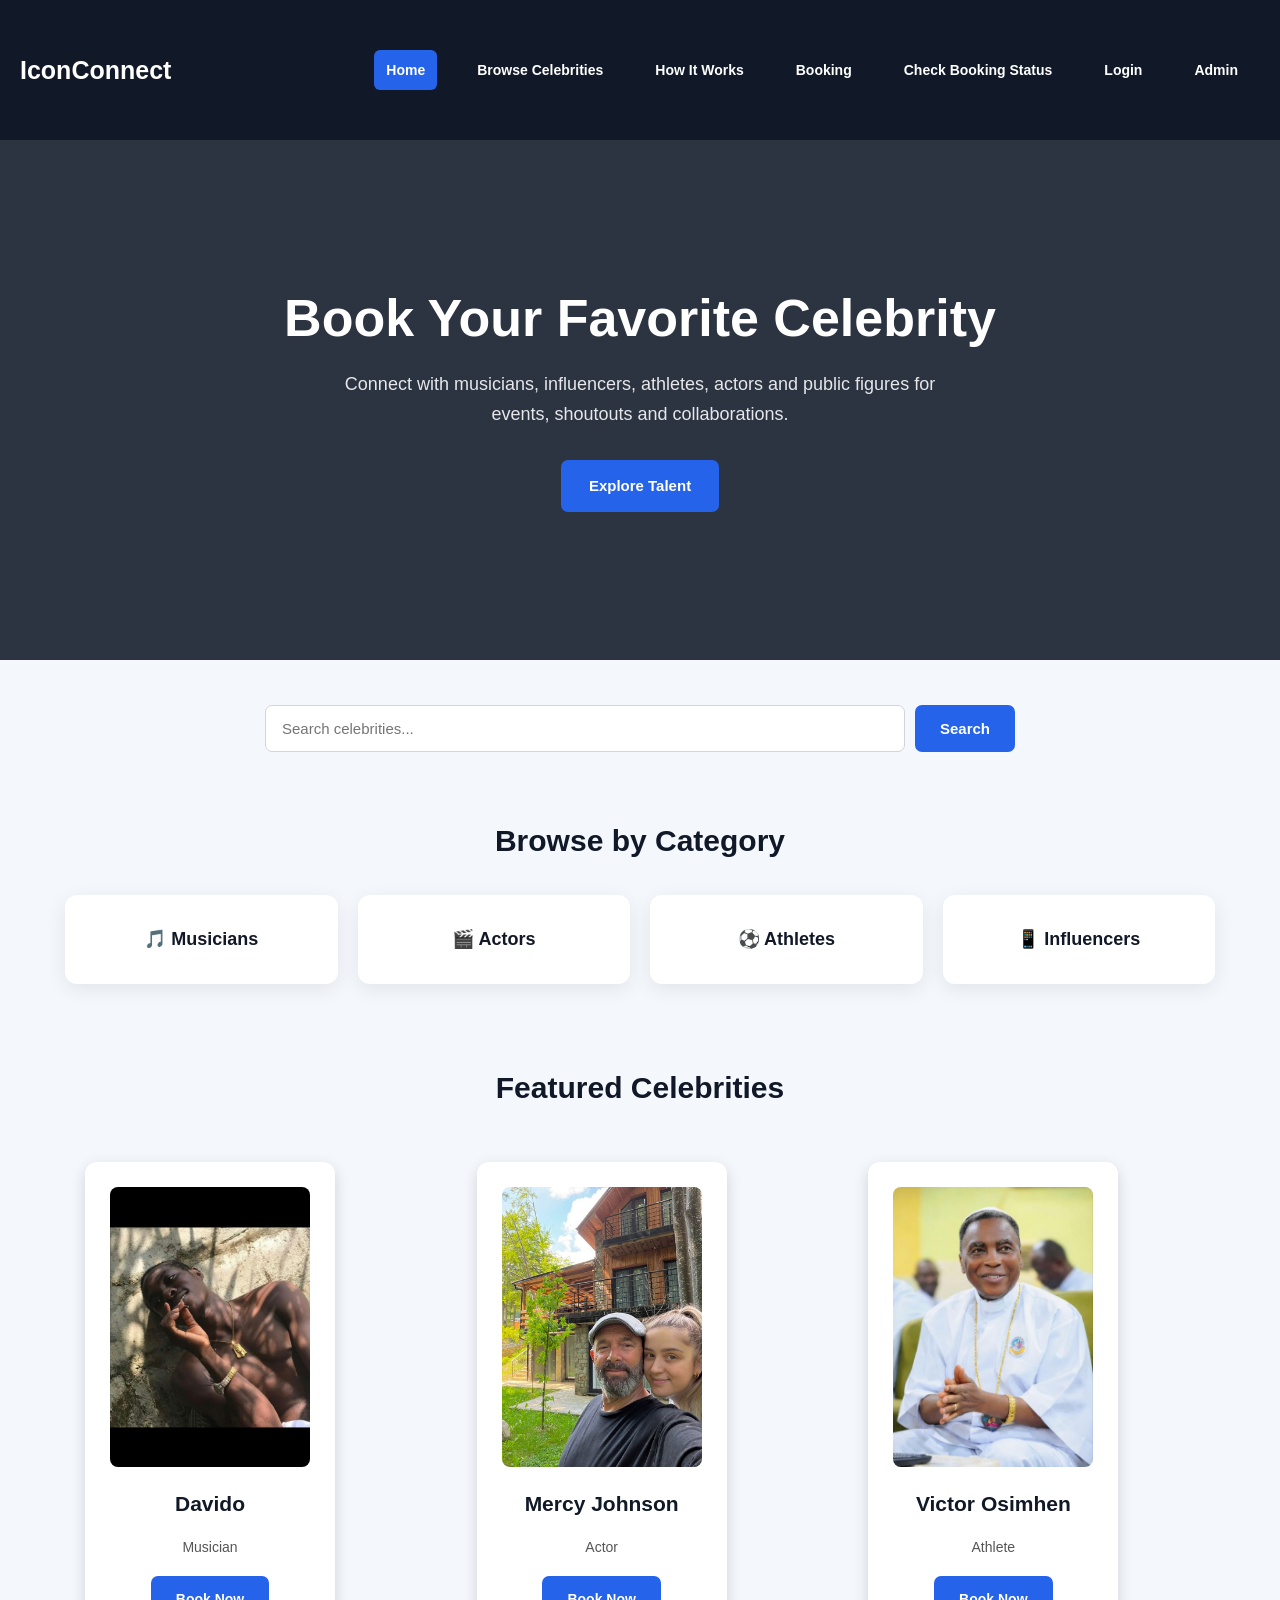
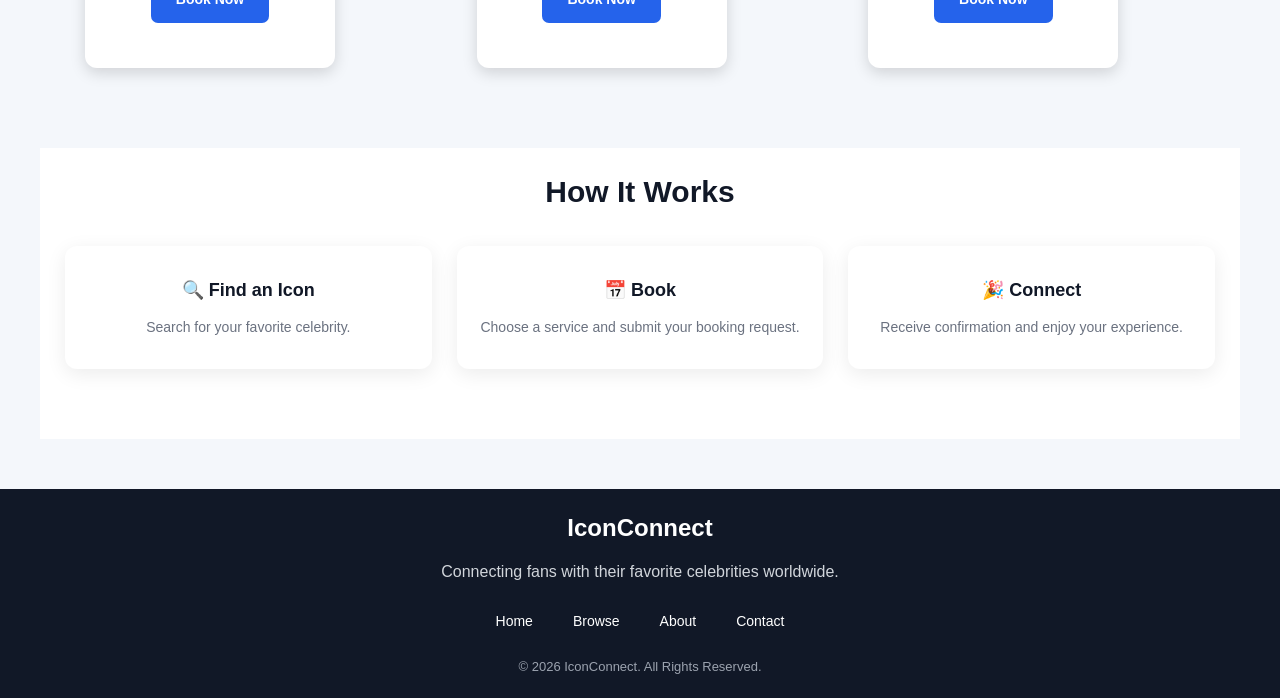
<file: index.html>
<!DOCTYPE html>
<html lang="en">
<head>
    <meta charset="UTF-8">
    <meta name="viewport" content="width=device-width, initial-scale=1.0">
    <title>Book a Celebrity - IconConnect</title>
    <link rel="stylesheet" href="style.css">
</head>

<body>

    <!-- Header -->
    <header>
        <div class="logo">IconConnect</div>

       <nav>
    <a href="index.html" class="active">
        Home
    </a>

    <a href="browse.html">
        Browse Celebrities
    </a>

    <a href="how-it-works.html">
        How It Works
    </a>

    <a href="booking.html">
        Booking
    </a>

    <a href="booking-status.html">
        Check Booking Status
    </a>

    <a href="login.html">
        Login
    </a>

    <a href="admin.html">
        Admin
    </a>
</nav>
    </header>

    <!-- Hero Section -->
    <section class="hero">
        <h1>Book Your Favorite Celebrity</h1>

        <p>
            Connect with musicians, influencers, athletes,
            actors and public figures for events,
            shoutouts and collaborations.
        </p>

        <a href="#" class="btn">Explore Talent</a>
    </section>

    <!-- Search -->
    <section class="search">
        <input type="text" placeholder="Search celebrities...">
        <button>Search</button>
    </section>

    <!-- Categories -->
    <section class="categories">
        <h2>Browse by Category</h2>

        <div class="category-grid">

            <div class="category-card">
                <h3>🎵 Musicians</h3>
            </div>

            <div class="category-card">
                <h3>🎬 Actors</h3>
            </div>

            <div class="category-card">
                <h3>⚽ Athletes</h3>
            </div>

            <div class="category-card">
                <h3>📱 Influencers</h3>
            </div>

        </div>
    </section>

    <!-- Featured Celebrities -->
    <section class="featured">
        <h2>Featured Celebrities</h2>

        <div class="cards">

            <div class="card">
                <img src="images/celev3.jpg" alt="Davido">
                <h3>Davido</h3>
                <p>Musician</p>
                <a href="booking.html" class="btn">Book Now</a>
            </div>

            <div class="card">
                <img src="images/celeb.2.jpg" alt="Mercy Johnson">
                <h3>Mercy Johnson</h3>
                <p>Actor</p>
                <a href="booking.html" class="btn">Book Now</a>
            </div>

            <div class="card">
                <img src="images/celeb.jpg" alt="Victor Osimhen">
                <h3>Victor Osimhen</h3>
                <p>Athlete</p>
                <a href="booking.html" class="btn">Book Now</a>
            </div>

        </div>
    </section>

    <!-- How It Works -->
    <section class="how-it-works">
        <h2>How It Works</h2>

        <div class="steps">

            <div class="step">
                <h3>🔍 Find an Icon</h3>
                <p>Search for your favorite celebrity.</p>
            </div>

            <div class="step">
                <h3>📅 Book</h3>
                <p>Choose a service and submit your booking request.</p>
            </div>

            <div class="step">
                <h3>🎉 Connect</h3>
                <p>Receive confirmation and enjoy your experience.</p>
            </div>

        </div>
    </section>

    <!-- Footer -->
    <footer>
        <div class="footer-content">

            <h2>IconConnect</h2>

            <p>
                Connecting fans with their favorite celebrities worldwide.
            </p>

            <div class="footer-links">
                <a href="index.html">Home</a>
                <a href="#">Browse</a>
                <a href="#">About</a>
                <a href="#">Contact</a>
            </div>

            <p class="copyright">
                &copy; 2026 IconConnect. All Rights Reserved.
            </p>

        </div>
    </footer>

    <script src="script.js"></script>

</body>
</html>
</file>
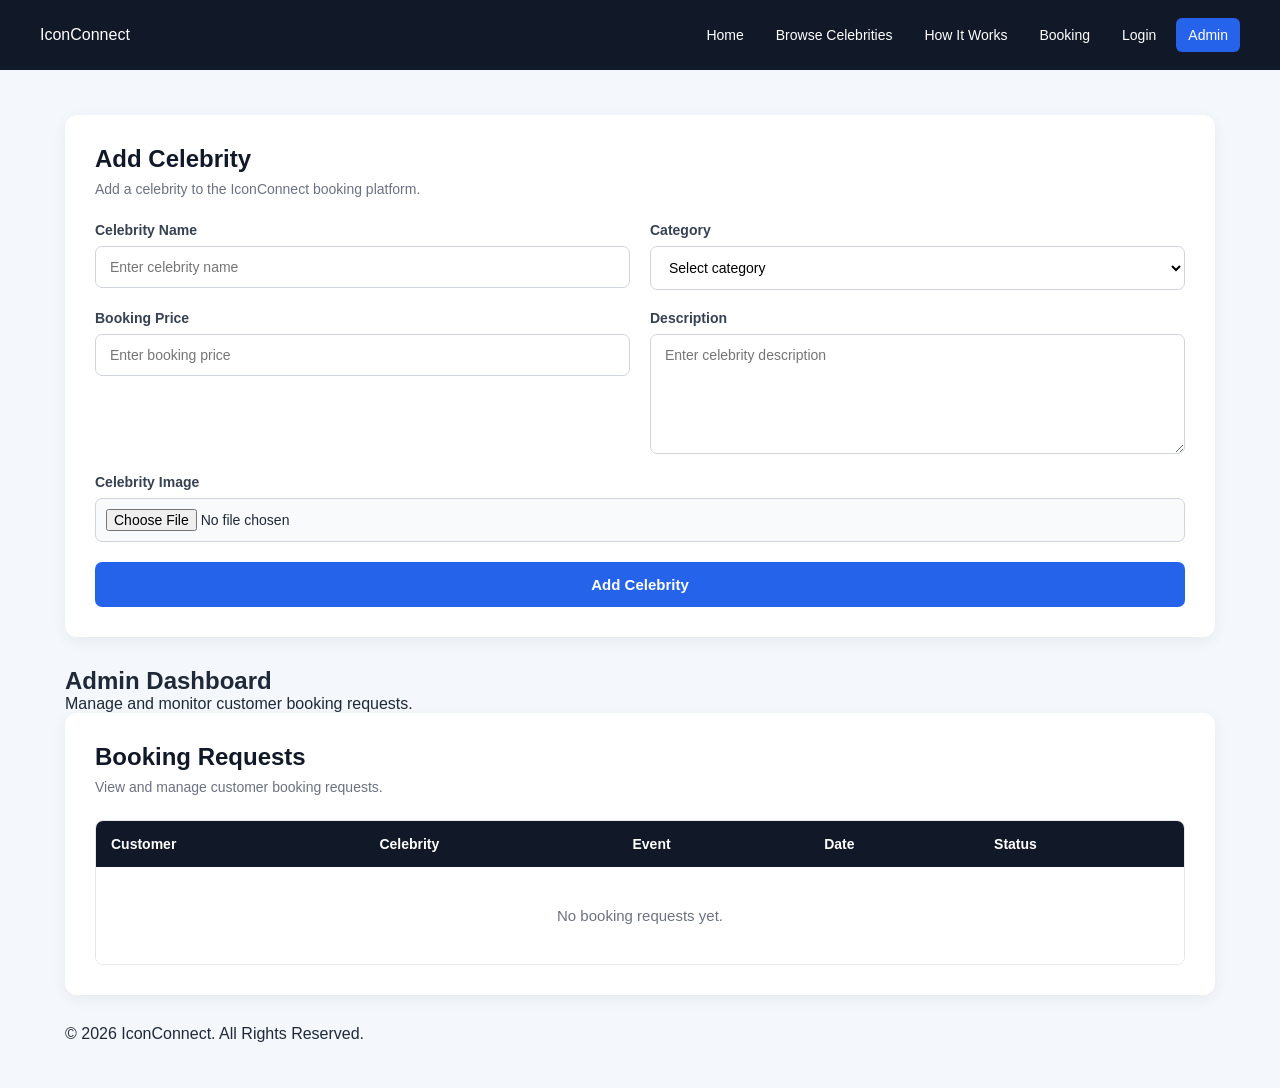
<file: admin.html>
<!DOCTYPE html>
<html lang="en">

<head>

    <meta charset="UTF-8">

    <meta
        name="viewport"
        content="width=device-width, initial-scale=1.0"
    >

    <title>IconConnect Admin Dashboard</title>

    <link rel="stylesheet" href="admin.css">

</head>


<body>


    <!-- =================================
         ADMIN HEADER
    ================================== -->

    <header class="admin-header">

        <div class="admin-logo">
            IconConnect
        </div>


        <nav class="top-nav">

            <a href="index.html">
                Home
            </a>

            <a href="browse.html">
                Browse Celebrities
            </a>

            <a href="how-it-works.html">
                How It Works
            </a>

            <a href="booking.html">
                Booking
            </a>

            <a href="login.html">
                Login
            </a>

            <a
                href="admin.html"
                class="active"
            >
                Admin
            </a>

        </nav>

    </header>



    <!-- =================================
         MAIN ADMIN AREA
    ================================== -->

    <main class="admin-container">
<!-- =================================
     ADD CELEBRITY
================================== -->

<section class="admin-section">

    <div class="section-header">

        <div>

            <h2>
                Add Celebrity
            </h2>

            <p>
                Add a celebrity to the IconConnect booking platform.
            </p>

        </div>

    </div>


    <form id="celebrityForm">

        <div class="form-group">

            <label for="celebName">
                Celebrity Name
            </label>

            <input
                type="text"
                id="celebName"
                placeholder="Enter celebrity name"
                required
            >

        </div>


        <div class="form-group">

            <label for="category">
                Category
            </label>

            <select id="category" required>

                <option value="">
                    Select category
                </option>

                <option value="Musician">
                    Musician
                </option>

                <option value="Influencer">
                    Influencer
                </option>

                <option value="Athlete">
                    Athlete
                </option>

                <option value="Actor">
                    Actor
                </option>

                <option value="Public Figure">
                    Public Figure
                </option>

            </select>

        </div>


        <div class="form-group">

            <label for="price">
                Booking Price
            </label>

            <input
                type="number"
                id="price"
                placeholder="Enter booking price"
                required
            >

        </div>


        <div class="form-group">

            <label for="description">
                Description
            </label>

            <textarea
                id="description"
                placeholder="Enter celebrity description"
                required
            ></textarea>

        </div>


        <div class="form-group">

            <label for="image">
                Celebrity Image
            </label>

            <input
                type="file"
                id="image"
                accept="image/*"
                required
            >

        </div>


        <button
            type="submit"
            class="add-celebrity-btn"
        >
            Add Celebrity
        </button>

    </form>

</section>

        <!-- =================================
             DASHBOARD HEADER
        ================================== -->

        <section class="dashboard-header">

            <div>

                <h1>
                    Admin Dashboard
                </h1>

                <p>
                    Manage and monitor customer booking requests.
                </p>

            </div>

        </section>



        <!-- =================================
             BOOKING REQUESTS
        ================================== -->

        <section class="admin-section">


            <div class="section-header">

                <div>

                    <h2>
                        Booking Requests
                    </h2>

                    <p>
                        View and manage customer booking requests.
                    </p>

                </div>

            </div>



            <!-- =================================
                 BOOKING TABLE
            ================================== -->

            <div class="table-container">

                <table>

                    <thead>

                        <tr>

                            <th>
                                Customer
                            </th>

                            <th>
                                Celebrity
                            </th>

                            <th>
                                Event
                            </th>

                            <th>
                                Date
                            </th>

                            <th>
                                Status
                            </th>

                        </tr>

                    </thead>


                    <tbody id="bookingTableBody">

                        <tr>

                            <td colspan="5">

                                No booking requests yet.

                            </td>

                        </tr>

                    </tbody>

                </table>

            </div>

        </section>



        <!-- =================================
             FOOTER
        ================================== -->

        <footer class="admin-footer">

            <p>
                © 2026 IconConnect. All Rights Reserved.
            </p>

        </footer>


    </main>



    <!-- =================================
         ADMIN JAVASCRIPT
    ================================== -->

    <script src="admin.js"></script>


</body>

</html>
</file>
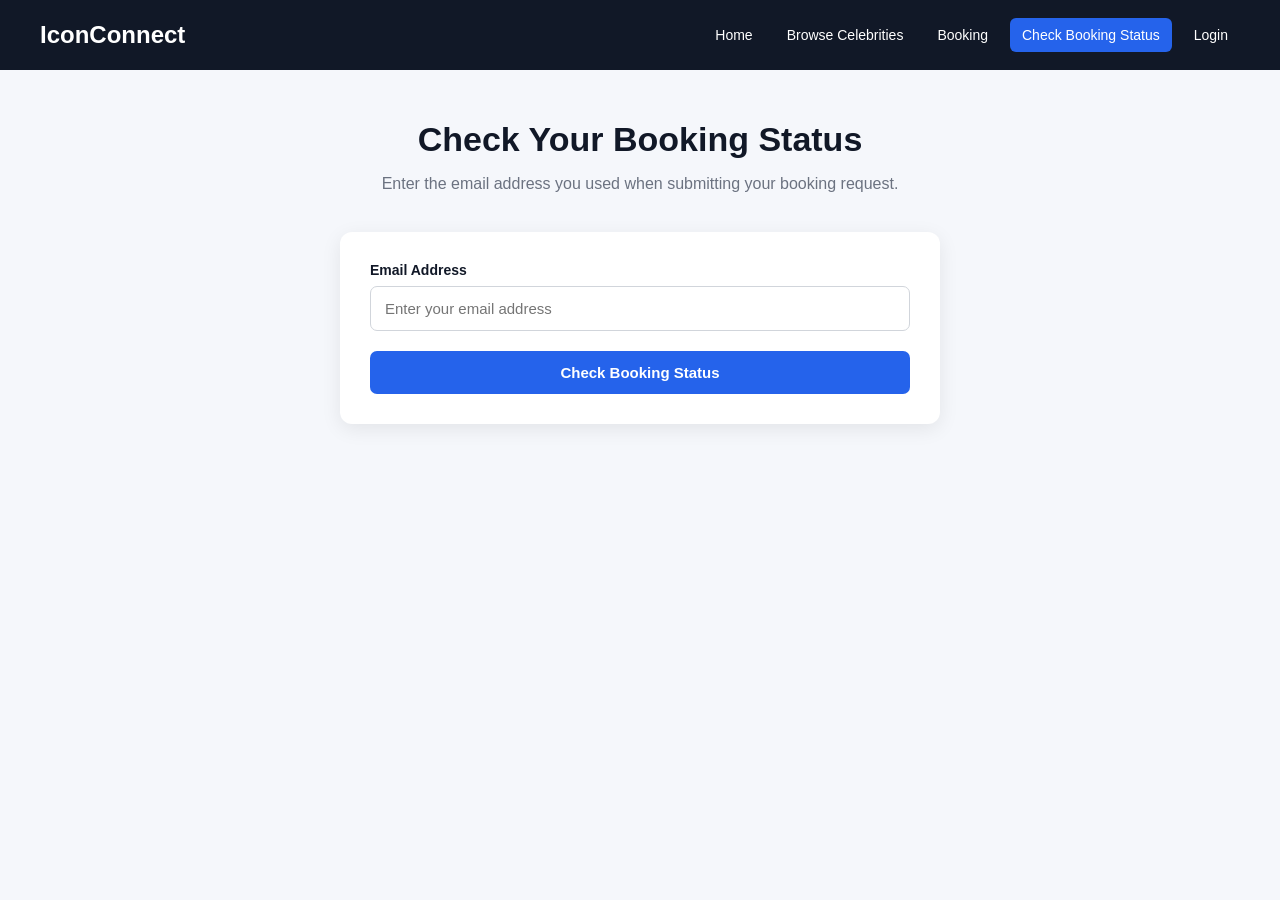
<file: booking-status.html>
<!DOCTYPE html>
<html lang="en">

<head>

    <meta charset="UTF-8">

    <meta
        name="viewport"
        content="width=device-width, initial-scale=1.0"
    >

    <title>Check Booking Status - IconConnect</title>

    <link rel="stylesheet" href="booking-status.css">

</head>


<body>


    <!-- ================================
         HEADER
    ================================= -->

    <header class="status-header">

        <div class="status-logo">
            IconConnect
        </div>


        <nav class="status-nav">

            <a href="index.html">
                Home
            </a>

            <a href="browse.html">
                Browse Celebrities
            </a>

            <a href="booking.html">
                Booking
            </a>

            <a href="booking-status.html" class="active">
                Check Booking Status
            </a>

            <a href="login.html">
                Login
            </a>

        </nav>

    </header>


    <!-- ================================
         MAIN CONTENT
    ================================= -->

    <main class="status-container">


        <section class="status-hero">

            <h1>
                Check Your Booking Status
            </h1>

            <p>
                Enter the email address you used when submitting your booking request.
            </p>

        </section>


        <!-- ================================
             SEARCH FORM
        ================================= -->

        <section class="status-search">

            <form id="statusForm">

                <div class="form-group">

                    <label for="statusEmail">
                        Email Address
                    </label>

                    <input
                        type="email"
                        id="statusEmail"
                        placeholder="Enter your email address"
                        required
                    >

                </div>


                <button
                    type="submit"
                    class="status-btn"
                >
                    Check Booking Status
                </button>

            </form>

        </section>


        <!-- ================================
             BOOKING RESULTS
        ================================= -->

        <section
            id="statusResults"
            class="status-results"
        >

            <!-- Booking results will appear here -->

        </section>


    </main>


    <!-- JAVASCRIPT -->

    <script src="booking-status.js"></script>


</body>

</html>
</file>
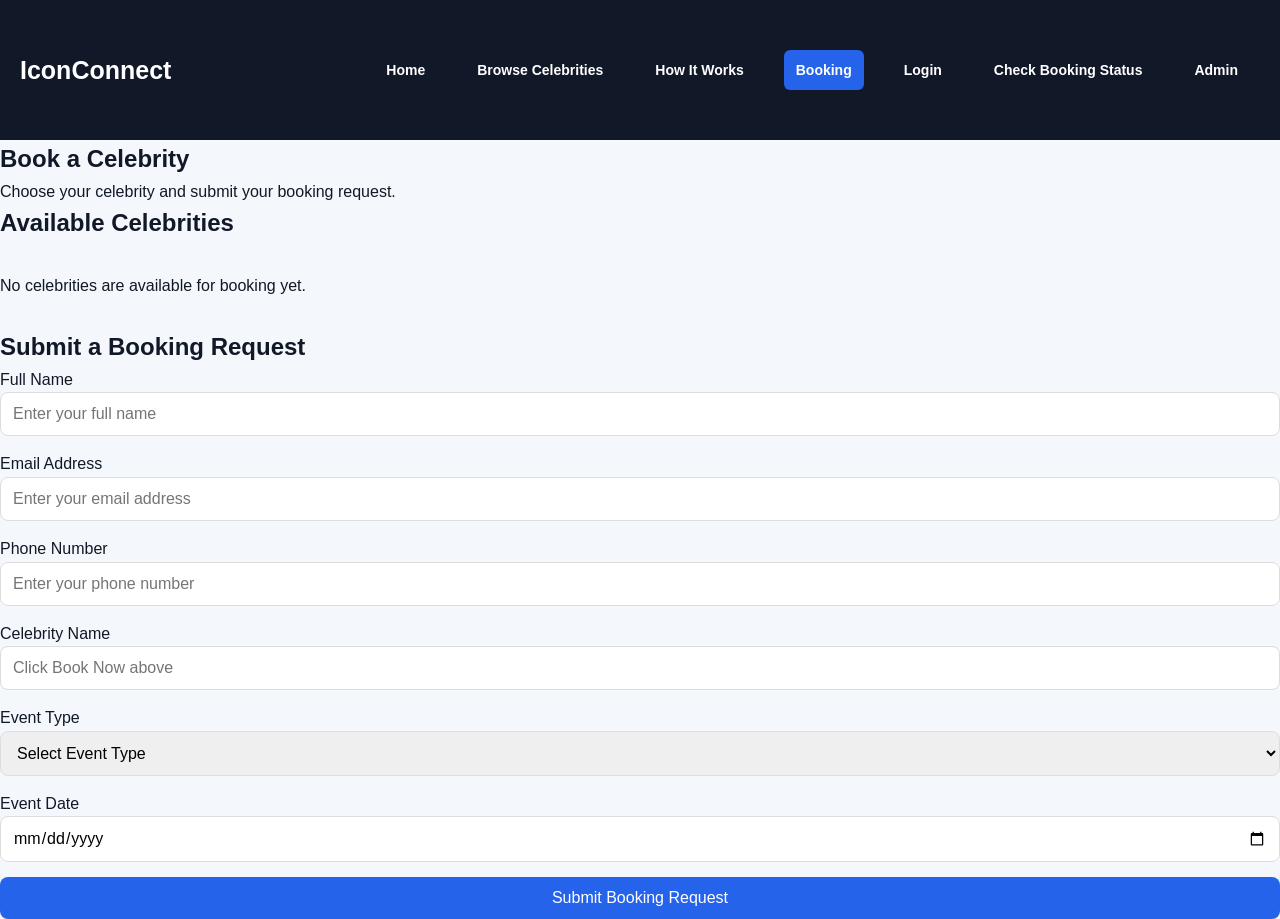
<file: booking.html>
<!DOCTYPE html>
<html lang="en">

<head>

    <meta charset="UTF-8">

    <meta
        name="viewport"
        content="width=device-width, initial-scale=1.0"
    >

    <title>Book a Celebrity - IconConnect</title>

    <link rel="stylesheet" href="style.css">

</head>


<body>


    <!-- ================================
         HEADER
    ================================= -->

    <header>

        <div class="logo">
            IconConnect
        </div>


        <nav>

            <a href="index.html">
                Home
            </a>

            <a href="browse.html">
                Browse Celebrities
            </a>

            <a href="how-it-works.html">
                How It Works
            </a>

            <a href="booking.html" class="active">
                Booking
            </a>

            <a href="login.html">
                Login
            </a>
            
            <a href="booking-status.html">
                Check Booking Status
            </a>

            <a href="admin.html">
                Admin
            </a>

        </nav>

    </header>



    <!-- ================================
         BOOKING PAGE
    ================================= -->

    <main class="booking-page">


        <section class="booking-hero">

            <h1>
                Book a Celebrity
            </h1>

            <p>
                Choose your celebrity and submit your booking request.
            </p>

        </section>



        <!-- ================================
             CELEBRITY LIST
        ================================= -->

        <section class="celebrity-section">

            <h2>
                Available Celebrities
            </h2>


            <div
                id="celebrityContainer"
                class="celebrity-grid">

                <!-- Celebrities will appear here -->

            </div>

        </section>



        <!-- ================================
             BOOKING FORM
        ================================= -->

        <section class="booking-section">

            <h2>
                Submit a Booking Request
            </h2>


            <form id="bookingForm">


                <!-- FULL NAME -->

                <div class="form-group">

                    <label for="fullName">
                        Full Name
                    </label>

                    <input
                        type="text"
                        id="fullName"
                        placeholder="Enter your full name"
                        required
                    >

                </div>



                <!-- EMAIL -->

                <div class="form-group">

                    <label for="email">
                        Email Address
                    </label>

                    <input
                        type="email"
                        id="email"
                        placeholder="Enter your email address"
                        required
                    >

                </div>



                <!-- PHONE -->

                <div class="form-group">

                    <label for="phone">
                        Phone Number
                    </label>

                    <input
                        type="tel"
                        id="phone"
                        placeholder="Enter your phone number"
                        required
                    >

                </div>



                <!-- CELEBRITY -->

                <div class="form-group">

                    <label for="selectedCelebrity">
                        Celebrity Name
                    </label>

                    <input
                        type="text"
                        id="selectedCelebrity"
                        placeholder="Click Book Now above"
                        readonly
                        required
                    >

                </div>



                <!-- EVENT TYPE -->

                <div class="form-group">

                    <label for="eventType">
                        Event Type
                    </label>

                    <select
                        id="eventType"
                        required
                    >

                        <option value="">
                            Select Event Type
                        </option>

                        <option value="Wedding">
                            Wedding
                        </option>

                        <option value="Concert">
                            Concert
                        </option>

                        <option value="Birthday">
                            Birthday
                        </option>

                        <option value="Corporate Event">
                            Corporate Event
                        </option>

                        <option value="Brand Promotion">
                            Brand Promotion
                        </option>

                    </select>

                </div>



                <!-- EVENT DATE -->

                <div class="form-group">

                    <label for="eventDate">
                        Event Date
                    </label>

                    <input
                        type="date"
                        id="eventDate"
                        required
                    >

                </div>



                <!-- SUBMIT -->

                <button
                    type="submit"
                    class="booking-btn"
                >
                    Submit Booking Request
                </button>


            </form>

        </section>


    </main>



    <!-- JAVASCRIPT -->

    <script src="script.js"></script>


</body>
</html>
</file>
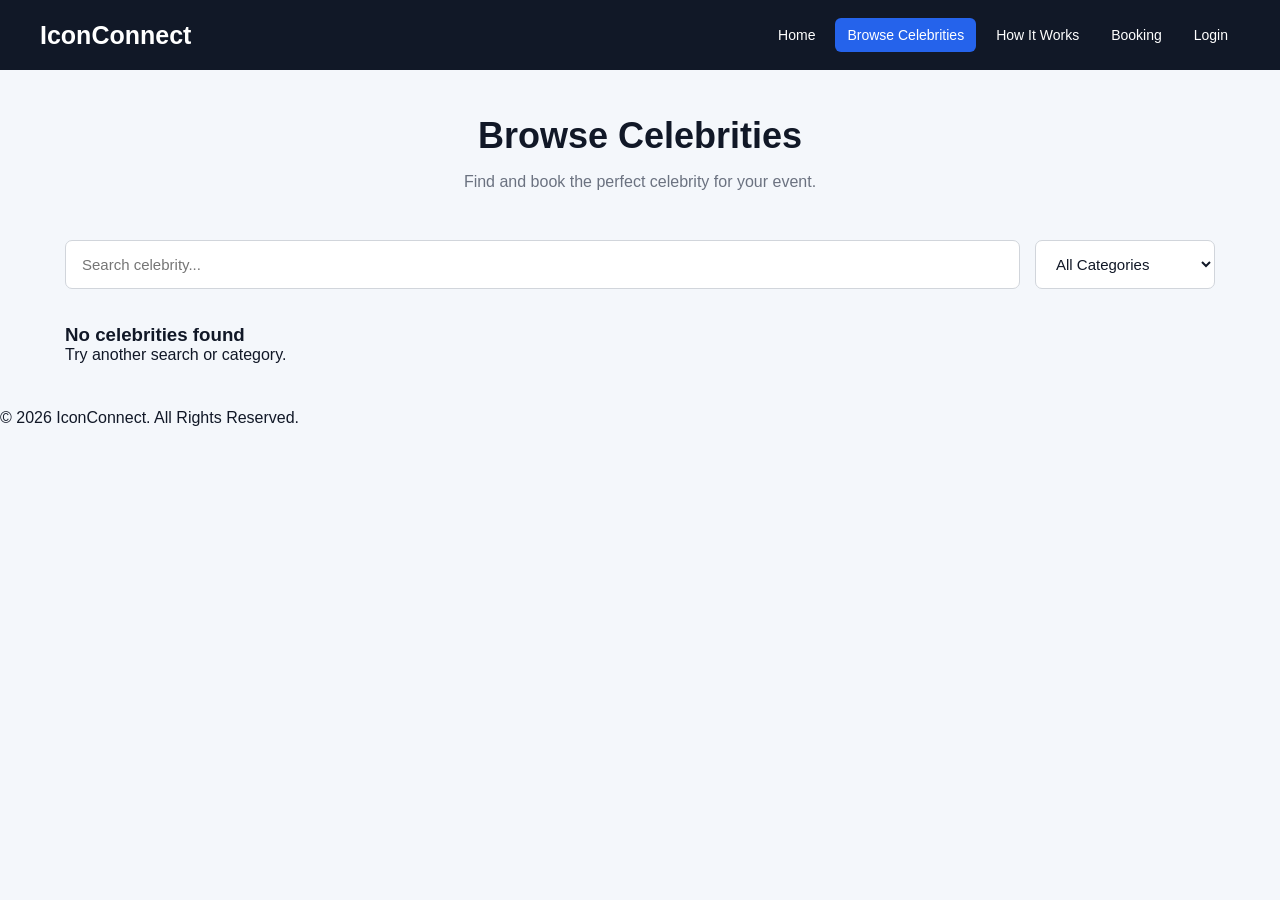
<file: browse.html>
<!DOCTYPE html>
<html lang="en">

<head>

    <meta charset="UTF-8">

    <meta
        name="viewport"
        content="width=device-width, initial-scale=1.0"
    >

    <title>Browse Celebrities - IconConnect</title>

    <link rel="stylesheet" href="browse.css">

</head>


<body>


    <!-- =================================
         HEADER
    ================================== -->

    <header>

        <div class="logo">
            IconConnect
        </div>


        <nav>

            <a href="index.html">
                Home
            </a>

            <a
                href="browse.html"
                class="active"
            >
                Browse Celebrities
            </a>

            <a href="how-it-works.html">
                How It Works
            </a>

            <a href="booking.html">
                Booking
            </a>

            <a href="login.html">
                Login
            </a>

        </nav>

    </header>


    <!-- =================================
         MAIN CONTENT
    ================================== -->

    <main class="browse-page">


        <!-- PAGE TITLE -->

        <section class="browse-hero">

            <h1>
                Browse Celebrities
            </h1>

            <p>
                Find and book the perfect celebrity for your event.
            </p>

        </section>


        <!-- =================================
             SEARCH AND FILTER
        ================================== -->

        <section class="browse-controls">

            <input
                type="text"
                id="searchCelebrity"
                placeholder="Search celebrity..."
            >


            <select id="categoryFilter">

                <option value="all">
                    All Categories
                </option>

                <option value="Musician">
                    Musicians
                </option>

                <option value="Influencer">
                    Influencers
                </option>

                <option value="Athlete">
                    Athletes
                </option>

                <option value="Actor">
                    Actors
                </option>

                <option value="Public Figure">
                    Public Figures
                </option>

            </select>

        </section>


        <!-- =================================
             CELEBRITY GRID
        ================================== -->

        <section
            id="CelebrityContainer"
            class="celebrity-grid"
        >

            <p>
                Loading celebrities...
            </p>

        </section>


    </main>


    <!-- =================================
         FOOTER
    ================================== -->

    <footer class="browse-footer">

        <p>
            © 2026 IconConnect. All Rights Reserved.
        </p>

    </footer>


    <!-- JAVASCRIPT -->

    <script src="browse.js"></script>


</body>

</html>
</file>
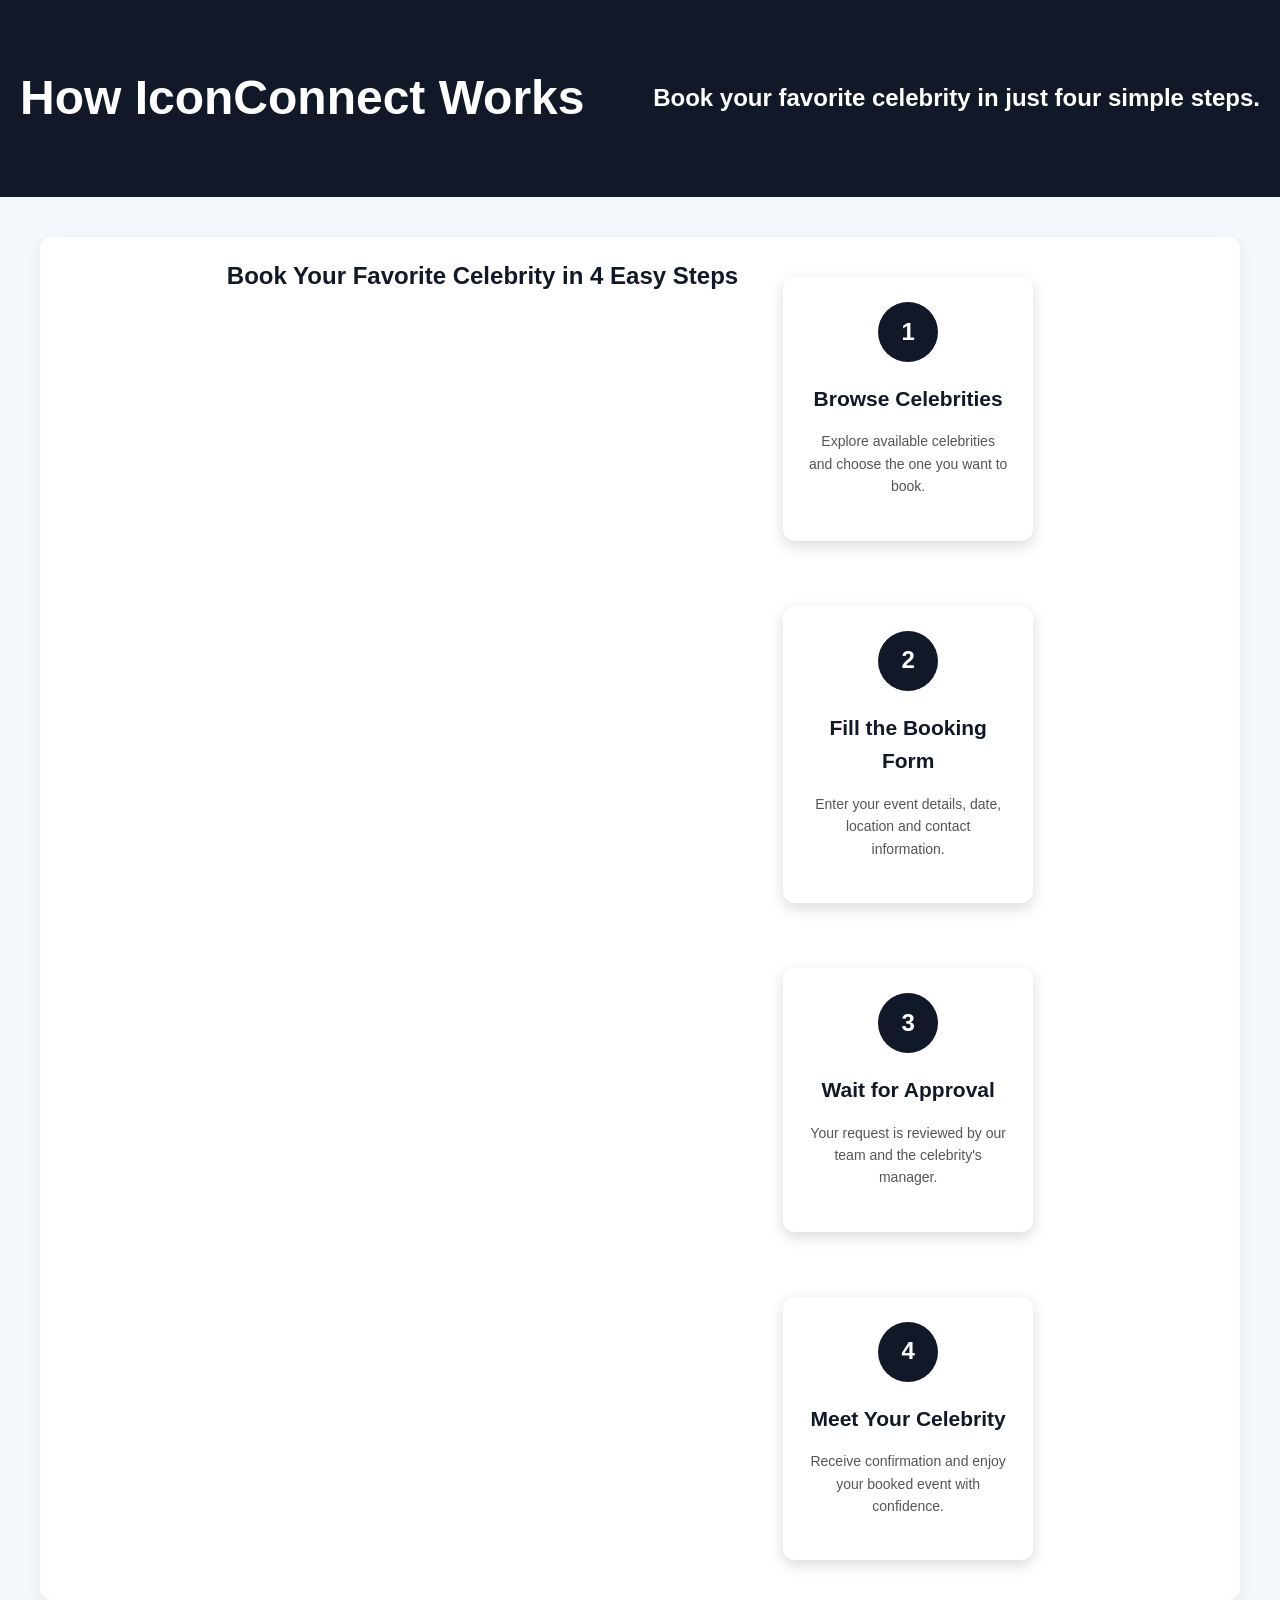
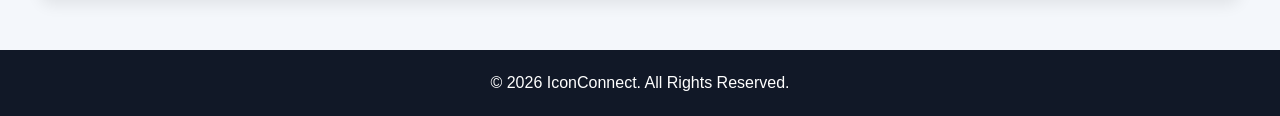
<file: how-it-works.html>
<!DOCTYPE html>
<html lang="en">
<head>
    <meta charset="UTF-8">
    <meta name="viewport" content="width=device-width, initial-scale=1.0">
    <title>How It Works - IconConnect</title>
    <link rel="stylesheet" href="style.css">
</head>
<body>

<header class="page-header">
    <h1>How IconConnect Works</h1>
    <p>Book your favorite celebrity in just four simple steps.</p>
</header>

<section class="panel">

    <h2>Book Your Favorite Celebrity in 4 Easy Steps</h2>

    <div class="steps">

        <div class="card">
            <div class="step-number">1</div>
            <h3>Browse Celebrities</h3>
            <p>Explore available celebrities and choose the one you want to book.</p>
        </div>

        <div class="card">
            <div class="step-number">2</div>
            <h3>Fill the Booking Form</h3>
            <p>Enter your event details, date, location and contact information.</p>
        </div>

        <div class="card">
            <div class="step-number">3</div>
            <h3>Wait for Approval</h3>
            <p>Your request is reviewed by our team and the celebrity's manager.</p>
        </div>

        <div class="card">
            <div class="step-number">4</div>
            <h3>Meet Your Celebrity</h3>
            <p>Receive confirmation and enjoy your booked event with confidence.</p>
        </div>

    </div>

</section>

<footer>
    <p>&copy; 2026 IconConnect. All Rights Reserved.</p>
</footer>

</body>
</html>
</file>
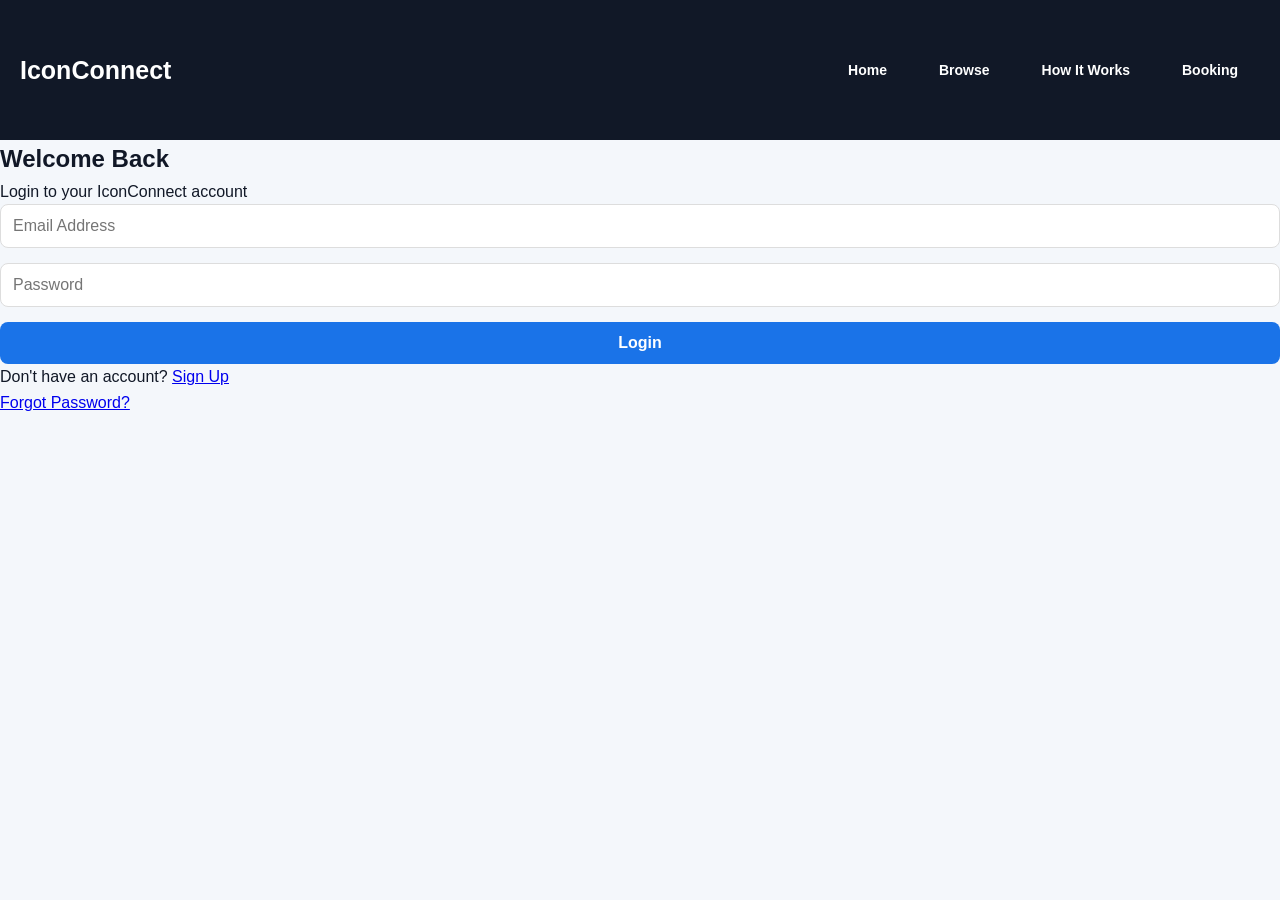
<file: login.html>
<!DOCTYPE html>
<html lang="en">
<head>
    <meta charset="UTF-8">
    <meta name="viewport" content="width=device-width, initial-scale=1.0">
    <title>Login - IconConnect</title>
    <link rel="stylesheet" href="style.css">
</head>
<body>

<header>
    <div class="logo">IconConnect</div>

    <nav>
        <a href="index.html">Home</a>
        <a href="browse.html">Browse</a>
        <a href="how-it-works.html">How It Works</a>
        <a href="booking.html">Booking</a>
    </nav>
</header>

<section class="login-section">
    <div class="login-box">
        <h2>Welcome Back</h2>
        <p>Login to your IconConnect account</p>

        <form id="loginForm">
            <input type="email" id="email" placeholder="Email Address" required>
            <input type="password" id="password" placeholder="Password" required>

            <button type="submit" class="btn">Login</button>
        </form>

        <div class="login-links">
            <p>Don't have an account? <a href="signup.html">Sign Up</a></p>
            <p><a href="#">Forgot Password?</a></p>
        </div>
    </div>
</section>

<script>
document.getElementById("loginForm").addEventListener("submit", function(e) {
    e.preventDefault();

    const email = document.getElementById("email").value.trim();
    const password = document.getElementById("password").value;

    // Admin login
    if (email === "admin@iconconnect.com" && password === "admin123") {
        alert("Welcome Admin!");
        window.location.href = "admin.html";
        return;
    }

    // User login
    const user = JSON.parse(localStorage.getItem("iconconnectUser"));

    if (
        user &&
        user.email === email &&
        user.password === password
    ) {
        alert("Login Successful!");
        window.location.href = "user-dashboard.html";
    } else {
        alert("Invalid email or password!");
    }
});
</script>

</body>
</html>
</file>
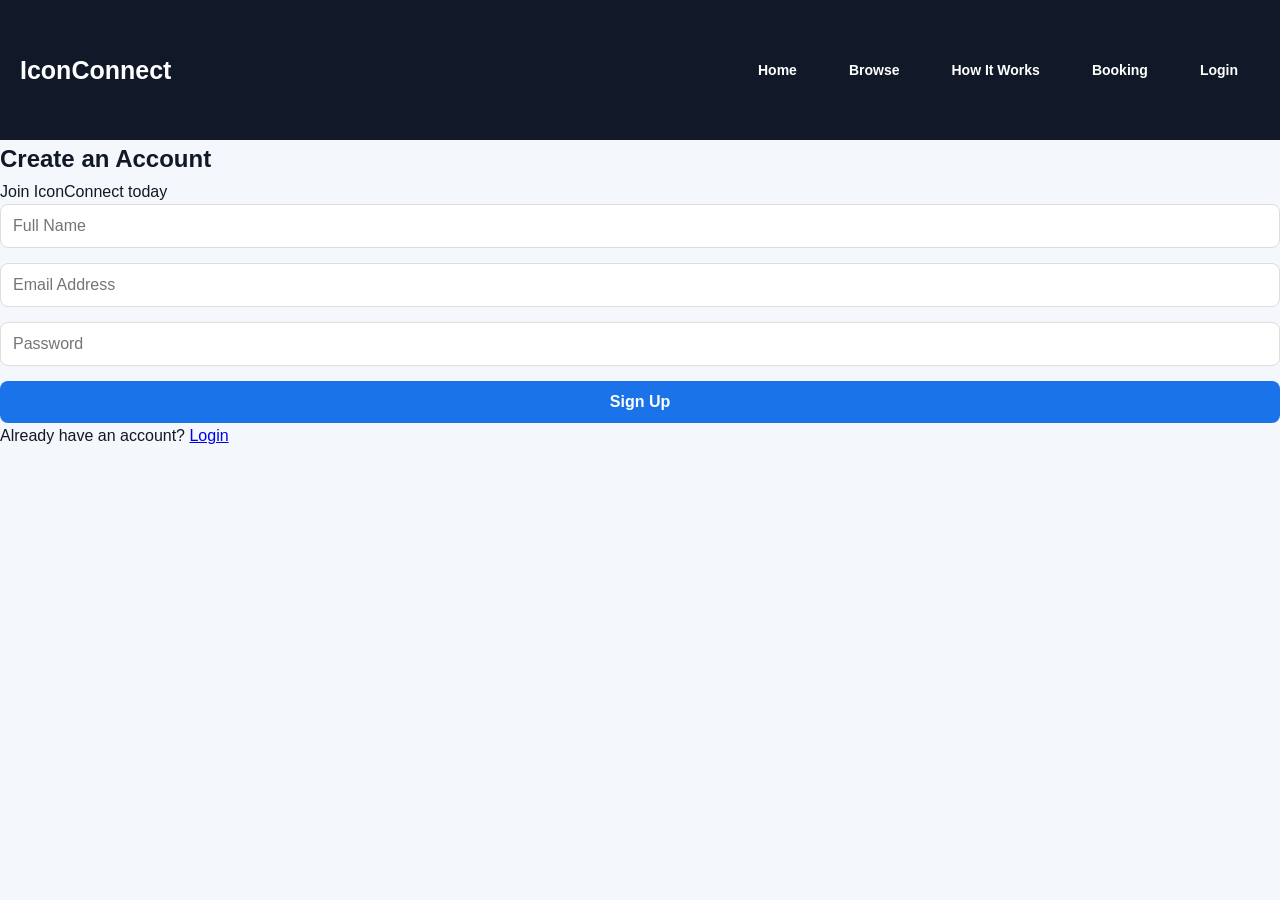
<file: signup.html>
<!DOCTYPE html>
<html lang="en">
<head>
    <meta charset="UTF-8">
    <meta name="viewport" content="width=device-width, initial-scale=1.0">
    <title>Sign Up - IconConnect</title>
    <link rel="stylesheet" href="style.css">
</head>
<body>

<header>
    <div class="logo">IconConnect</div>

    <nav>
        <a href="index.html">Home</a>
        <a href="browse.html">Browse</a>
        <a href="how-it-works.html">How It Works</a>
        <a href="booking.html">Booking</a>
        <a href="login.html">Login</a>
    </nav>
</header>

<section class="login-section">
    <div class="login-box">
        <h2>Create an Account</h2>
        <p>Join IconConnect today</p>

        <form id="signupForm">
            <input type="text" id="fullname" placeholder="Full Name" required>

            <input type="email" id="signupEmail" placeholder="Email Address" required>

            <input type="password" id="signupPassword" placeholder="Password" required>

            <button type="submit" class="btn">Sign Up</button>
        </form>

        <div class="login-links">
            <p>Already have an account? <a href="login.html">Login</a></p>
        </div>
    </div>
</section>

<script>
document.getElementById("signupForm").addEventListener("submit", function(e){
    e.preventDefault();

    const user = {
        fullname: document.getElementById("fullname").value,
        email: document.getElementById("signupEmail").value,
        password: document.getElementById("signupPassword").value
    };

    localStorage.setItem("iconconnectUser", JSON.stringify(user));

    alert("Account created successfully!");

    window.location.href = "login.html";
});
</script>

</body>
</html>
</file>
<file: style.css>
/* =========================
   RESET
========================= */
*{
    margin:0;
    padding:0;
    box-sizing:border-box;
}

body{
    font-family:Arial, sans-serif;
    background:#f5f5f5;
    color:#333;
    line-height:1.6;

}

img{
    max-width:100%;
    height:auto;
}

section{
    width:100%;
    overflow:hidden;
}

/* =========================
   HEADER
========================= */
header{
    background:#111;
    color:#fff;
    display:flex;
    justify-content:space-between;
    align-items:center;
    flex-wrap:wrap;
    padding:20px 50px;
}

.logo{
    font-size:28px;
    font-weight:bold;
}

nav a{
    color:#fff;
    text-decoration:none;
    margin:10px;
    font-weight:bold;
    display:inline-block;

}

nav a:hover{
    color:#00c2ff;
}

/* =========================
   HERO
========================= */
.hero{
    background:#1a73e8;
    color:white;
    text-align:center;
    padding:80px 20px;
}

.hero h1{
    font-size:48px;
    margin-bottom:20px;
}

.hero p{
    font-size:20px;
    margin-bottom:30px;
}

/* =========================
   BUTTONS
========================= */
.btn{
    display:inline-block;
    background:#1a73e8;
    color:white;
    padding:12px 25px;
    border:none;
    border-radius:8px;
    text-decoration:none;
    font-weight:bold;
    cursor:pointer;
    transition:.3s;
}

.btn:hover{
    background:#1557b0;
}

/* =========================
   SEARCH
========================= */
.search{
    display:flex;
    justify-content:center;
    gap:10px;
    padding:30px;
}

.search input{
    width:350px;
    padding:12px;
    border:1px solid #ccc;
    border-radius:6px;
}

.search button{
    padding:12px 20px;
    background:#1a73e8;
    color:#fff;
    border:none;
    border-radius:6px;
    cursor:pointer;
}

/* =========================
   CATEGORIES
========================= */
.categories{
    padding:50px 20px;
    text-align:center;
}

.category-grid{
    display:grid;
    grid-template-columns:repeat(auto-fit,minmax(180px,1fr));
    gap:20px;
    margin-top:30px;
}

.category-card{
    background:white;
    padding:30px;
    border-radius:10px;
    box-shadow:0 3px 10px rgba(0,0,0,.15);
}

/* =========================
   FEATURED
========================= */
.featured{
    padding:50px 20px;
    text-align:center;
}

.cards{
    display:flex;
    justify-content:center;
    flex-wrap:wrap;
    gap:20px;
}

.card{
    width:280px;
    background:#fff;
    border-radius:10px;
    overflow:hidden;
    box-shadow:0 4px 10px rgba(0,0,0,.15);
    text-align:center;
}

.card img{
    width:100%;
    height:250px;
    object-fit:cover;
}

.card h3{
    margin:15px 0 5px;
}

.card p{
    margin-bottom:15px;
}

.card .btn{
    margin-bottom:20px;
}

/* =========================
   HOW IT WORKS
========================= */
.how-it-works{
    background:white;
    padding:50px 20px;
    text-align:center;
}

.steps{
    display:flex;
    justify-content:center;
    flex-wrap:wrap;
    gap:20px;
}

.card{
    width:250px;
    background:#f8f8f8;
    padding:20px;
    border-radius:10px;
    text-align:center;
    box-shadow:0 5px 15px rgba(0,0,0,.15);

}

/* =========================
   BOOKING PAGE
========================= */
.booking{
    width:90%;
    max-width:700px;
    margin:60px auto;
    background:#fff;
    padding:30px;
    border-radius:10px;
    box-shadow:0 4px 12px rgba(0,0,0,.15);
}

.booking h1{
    text-align:center;
    margin-bottom:10px;
}

.booking p{
    text-align:center;
    color:#666;
    margin-bottom:25px;
}

.booking form{
    display:flex;
    flex-direction:column;
}

.booking input,
.booking select,
.booking textarea{
    width:100%;
    padding:12px;
    margin-bottom:15px;
    border:1px solid #ccc;
    border-radius:8px;
    font-size:16px;
}

.booking textarea{
    min-height:120px;
    resize:vertical;
}

.booking input:focus,
.booking select:focus,
.booking textarea:focus{
    outline:none;
    border-color:#1a73e8;
    box-shadow:0 0 5px rgba(26,115,232,.3);
}

.booking button{
    width:100%;
}

/* =========================
   FOOTER
========================= */
footer{
    background:#111;
    color:white;
    text-align:center;
    padding:30px;
    margin-top:50px;
}

.footer-links{
    margin:20px 0;
}.footer-links a{
    color:white;
    text-decoration:none;
    margin:0 10px;
}

.footer-links a:hover{
    color:#00c2ff;
}

/* =========================
   RESPONSIVE
========================= */
@media (max-width:768px){

    header{
        flex-direction:column;
        align-items:center;
        padding:20px;
    }

    nav{
        margin-top:15px;
        display:flex;
        flex-wrap:wrap;
        justify-content:center;
        gap:10px;
    }

    nav a{
        margin:0;
    }

    .hero h1{
        font-size:36px;
    }

    .hero p{
        font-size:18px;
    }

    .search{
        flex-direction:column;
        align-items:center;
    }

    .search input,
    .search button{
        width:100%;
        max-width:350px;
    }

    .cards,
    .steps{
        flex-direction:column;
        align-items:center;
    }

    .booking{
        width:95%;
        margin:20px auto;
        padding:20px;
    }

    .booking h1{
        font-size:32px;
    }

    .booking input,
    .booking select,
    .booking textarea,
    .booking button{
        width:100%;
    }

    footer{
        padding:20px;
    }

    .footer-links{
        text-align: center;
    }

    .footer-links a{
        display:inline-block;
        margin:8px;
    }

}

/* =========================
   ADMIN DASHBOARD
========================= */

.dashboard{
    display:flex;
    justify-content:center;
    gap:20px;
    flex-wrap:wrap;
    padding:40px 20px;
}

.dashboard .card{
    width:250px;
    background:#fff;
    padding:20px;
    text-align:center;
    border-radius:10px;
    box-shadow:0 4px 10px rgba(0,0,0,.15);
}

.dashboard .card h2{
    font-size:20px;
    margin-bottom:10px;
}

.dashboard .card p{
    font-size:32px;
    font-weight:bold;
    color:#1a73e8;
}

.manage-celebrities,
.celebrity-list{
    width:90%;
    max-width:900px;
    margin:40px auto;
    background:#fff;
    padding:25px;
    border-radius:10px;
    box-shadow:0 4px 10px rgba(0,0,0,.15);
}

.manage-celebrities h2,
.celebrity-list h2{
    margin-bottom:20px;
}

.manage-celebrities form{
    display:flex;
    flex-direction:column;
    gap:15px;
}

.manage-celebrities input,
.manage-celebrities select,
.manage-celebrities textarea{
    width:100%;
    padding:12px;
    border:1px solid #ccc;
    border-radius:8px;
    font-size:16px;
}

.manage-celebrities textarea{
    min-height:120px;
}

table{
    width:100%;
    border-collapse:collapse;
}

table th,
table td{
    border:1px solid #ddd;
    padding:12px;
    text-align:center;
}

table th{
    background:#1a73e8;
    color:white;
}

table button{
    padding:8px 15px;
    margin:2px;
    border:none;
    border-radius:5px;
    cursor:pointer;
}

table button:first-child{
    background:#28a745;
    color:white;
}

table button:last-child{
    background:#dc3545;
    color:white;
}
table img{
    width:70px;
    height:70px;
    object-fit:cover;
    border-radius:8px;
}/* =========================
   CELEBRITY CARDS
========================= */

.celebrity-grid{
    display:grid;
    grid-template-columns:repeat(auto-fit, minmax(220px, 1fr));
    gap:20px;
    margin:30px 0;
}

.celebrity-card{
    background:#fff;
    padding:20px;
    border-radius:10px;
    text-align:center;
    box-shadow:0 4px 10px rgba(0,0,0,.15);
}

.celebrity-card img{
    width:100%;
    max-width:180px;
    height:180px;
    object-fit:cover;
    border-radius:10px;
    margin-bottom:15px;
}

.celebrity-card h3{
    margin-bottom:10px;
}

.celebrity-card p{
    margin-bottom:10px;
}

.celebrity-card .btn{
    margin-top:10px;
    width:100%;
}
*{
    margin:0;
    padding:0;
    box-sizing:border-box;
    font-family:Arial, Helvetica, sans-serif;
}

body{
    background:#f4f6f9;
    color:#333;
}

header{
    background:#111827;
    color:#fff;
    padding:20px;
    text-align:center;
    font-size:24px;
    font-weight:bold;
}

.dashboard{
    width:95%;
    max-width:1400px;
    margin:30px auto;
}

.stats{
    display:grid;
    grid-template-columns:repeat(auto-fit,minmax(220px,1fr));
    gap:20px;
    margin-bottom:30px;
}

.card{
    background:#fff;
    padding:25px;
    border-radius:12px;
    box-shadow:0 5px 15px rgba(0,0,0,.08);
    text-align:center;
}

.card h2{
    color:#2563eb;
    font-size:36px;
    margin-bottom:10px;
}

.panel{
    background:#fff;
    padding:25px;
    border-radius:12px;
    margin-bottom:30px;
    box-shadow:0 5px 15px rgba(0,0,0,.08);
}

.panel h2{
    margin-bottom:20px;
}

form{
    display:grid;
    gap:15px;
}

input,
select,
textarea{
    width:100%;
    padding:12px;
    border:1px solid #ddd;
    border-radius:8px;
    font-size:16px;
}

textarea{
    resize:vertical;
    min-height:120px;
}

button{
    background:#2563eb;
    color:#fff;
    border:none;
    padding:12px;
    border-radius:8px;
    cursor: pointer;
    font-size:16px;
    transition: all 0.3s;
}

button:hover{
    background:#1d4ed8;
}

.deleteBtn{
    background:#dc2626;
}

.deleteBtn:hover{
    background:#b91c1c;
}

table{
    width:100%;
    border-collapse:collapse;
    margin-top:15px;
}

table th,
table td{
    padding:12px;
    border:1px solid #ddd;
    text-align:left;
}

table th{
    background:#111827;
    color:#fff;
}

img{
    border-radius:8px;
}/* =====================================================
   ICONCONNECT HOME PAGE
   PART 1 - HOME LAYOUT & HEADER
===================================================== */


/* ================================
   HOME PAGE BODY
================================ */

body {
    font-family: Arial, sans-serif;

    background: #f4f7fb;

    color: #111827;
}


/* ================================
   HEADER
================================ */

header {
    width: 100%;

    background: #111827;

    color: white;

    padding: 18px 40px;

    display: flex;

    align-items: center;

    justify-content: space-between;

    gap: 25px;

    position: sticky;

    top: 0;

    z-index: 1000;
}


/* ================================
   LOGO
================================ */

.logo {
    font-size: 25px;

    font-weight: bold;

    white-space: nowrap;
}


/* ================================
   NAVIGATION
================================ */

nav {
    display: flex;

    align-items: center;

    justify-content: flex-end;

    gap: 8px;

    flex-wrap: wrap;
}


nav a {
    color: white;

    text-decoration: none;

    font-size: 14px;

    padding: 9px 12px;

    border-radius: 6px;

    transition: 0.3s;
}


nav a:hover {
    background: rgba(
        255,
        255,
        255,
        0.12
    );
}


nav a.active {
    background: #2563eb;

    color: white;
}


/* ================================
   MAIN CONTENT
================================ */

main {
    width: 100%;
}


/* ================================
   GENERAL SECTION
================================ */

section {
    width: 100%;
}/* =====================================================
   PART 2 - HOME PAGE HERO SECTION
===================================================== */


/* ================================
   HERO
================================ */

.hero {
    min-height: 520px;

    display: flex;

    flex-direction: column;

    align-items: center;

    justify-content: center;

    text-align: center;

    padding: 80px 25px;

    background:
        linear-gradient(
            rgba(17, 24, 39, 0.88),
            rgba(17, 24, 39, 0.88)
        );

    color: white;
}


/* ================================
   HERO TITLE
================================ */

.hero h1 {
    max-width: 800px;

    font-size: 52px;

    line-height: 1.15;

    margin-bottom: 20px;
}


/* ================================
   HERO TEXT
================================ */

.hero p {
    max-width: 650px;

    font-size: 18px;

    line-height: 1.7;

    color: #e5e7eb;

    margin-bottom: 30px;
}


/* ================================
   HERO BUTTON
================================ */

.hero .btn {
    display: inline-block;

    padding: 14px 28px;

    background: #2563eb;

    color: white;

    text-decoration: none;

    border-radius: 7px;

    font-size: 15px;

    font-weight: bold;

    transition: 0.3s;
}


.hero .btn:hover {
    background: #1d4ed8;

    transform: translateY(-2px);
}/* =====================================================
   PART 3 - SEARCH & FEATURED CELEBRITIES
===================================================== */


/* ================================
   SEARCH SECTION
================================ */

.search-section {
    max-width: 1000px;

    margin: 0 auto;

    padding: 50px 25px;

    text-align: center;
}


.search-section h2 {
    font-size: 28px;

    margin-bottom: 20px;

    color: #111827;
}


.search-section form {
    display: flex;

    max-width: 700px;

    margin: 0 auto;

    gap: 10px;
}


.search-section input {
    flex: 1;

    padding: 14px 16px;

    border: 1px solid #d1d5db;

    border-radius: 7px;

    font-size: 15px;

    outline: none;
}


.search-section input:focus {
    border-color: #2563eb;

    box-shadow:
        0 0 0 3px
        rgba(37, 99, 235, 0.1);
}


.search-section button {
    padding: 14px 25px;

    border: none;

    border-radius: 7px;

    background: #2563eb;

    color: white;

    font-size: 15px;

    font-weight: bold;

    cursor: pointer;

    transition: 0.3s;
}


.search-section button:hover {
    background: #1d4ed8;
}


/* ================================
   FEATURED SECTION
================================ */

.featured-section {
    max-width: 1200px;

    margin: 0 auto;

    padding: 20px 25px 60px;
}


.featured-section h2 {
    text-align: center;

    font-size: 30px;

    margin-bottom: 30px;
}


/* ================================
   CELEBRITY GRID
================================ */

.celebrity-grid {
    display: grid;

    grid-template-columns:
        repeat(3, minmax(0, 1fr));

    gap: 25px;
}


/* ================================
   CELEBRITY CARD
================================ */

.celebrity-card {
    background: white;

    border-radius: 12px;

    overflow: hidden;

    box-shadow:
        0 5px 20px
        rgba(0, 0, 0, 0.08);

    transition: 0.3s;
}


.celebrity-card:hover {
    transform: translateY(-5px);

    box-shadow:
        0 10px 30px
        rgba(0, 0, 0, 0.12);
}


.celebrity-card img {
    width: 100%;

    height: 250px;

    object-fit: cover;

    display: block;
}


.celebrity-card-content {
    padding: 20px;
}


.celebrity-card h3 {
    font-size: 20px;

    margin-bottom: 8px;
}


.celebrity-card p {
    color: #6b7280;

    font-size: 14px;

    line-height: 1.6;

    margin-bottom: 15px;
}


.celebrity-card .btn {
    display: inline-block;

    padding: 11px 18px;

    background: #2563eb;

    color: white;

    text-decoration: none;

    border-radius: 7px;

    font-size: 14px;

    font-weight: bold;
}/* =====================================================
   PART 4 - MOBILE & TABLET RESPONSIVE DESIGN
===================================================== */


/* ================================
   TABLET
================================ */

@media (max-width: 900px) {

    header {
        padding: 18px 25px;

        flex-direction: column;

        align-items: flex-start;
    }


    nav {
        width: 100%;

        justify-content: flex-start;
    }


    .hero h1 {
        font-size: 42px;
    }


    .celebrity-grid {
        grid-template-columns:
            repeat(2, minmax(0, 1fr));
    }

}


/* ================================
   MOBILE
================================ */

@media (max-width: 600px) {

    /* HEADER */

    header {
        padding: 18px 15px;

        gap: 15px;
    }


    .logo {
        font-size: 22px;
    }


    /* NAVIGATION */

    nav {
        width: 100%;

        flex-direction: column;

        align-items: stretch;

        gap: 5px;
    }


    nav a {
        width: 100%;

        text-align: center;

        padding: 10px;
    }


    /* HERO */

    .hero {
        min-height: 450px;

        padding: 60px 20px;
    }


    .hero h1 {
        font-size: 32px;

        line-height: 1.2;
    }


    .hero p {
        font-size: 15px;

        line-height: 1.6;
    }


    /* SEARCH */

    .search-section {
        padding: 40px 15px;
    }


    .search-section h2 {
        font-size: 24px;
    }


    .search-section form {
        flex-direction: column;
    }


    .search-section input,
    .search-section button {
        width: 100%;
    }


    /* FEATURED SECTION */

    .featured-section {
        padding: 20px 15px 50px;
    }


    .featured-section h2 {
        font-size: 25px;
    }


    /* CELEBRITY GRID */

    .celebrity-grid {
        grid-template-columns: 1fr;

        gap: 20px;
    }


    /* CELEBRITY IMAGE */

    .celebrity-card img {
        height: 250px;
    }

}/* =====================================================
   ICONCONNECT HOME PAGE
   PART 5 - MATCH EXISTING INDEX.HTML
===================================================== */


/* ================================
   SEARCH
================================ */

.search {
    max-width: 800px;

    margin: 0 auto;

    padding: 45px 25px;

    display: flex;

    gap: 10px;
}


.search input {
    flex: 1;

    padding: 14px 16px;

    border: 1px solid #d1d5db;

    border-radius: 7px;

    font-size: 15px;

    outline: none;
}


.search input:focus {
    border-color: #2563eb;

    box-shadow:
        0 0 0 3px
        rgba(37, 99, 235, 0.1);
}


.search button {
    padding: 14px 25px;

    border: none;

    border-radius: 7px;

    background: #2563eb;

    color: white;

    font-size: 15px;

    font-weight: bold;

    cursor: pointer;
}


.search button:hover {
    background: #1d4ed8;
}


/* ================================
   CATEGORIES
================================ */

.categories {
    max-width: 1200px;

    margin: 0 auto;

    padding: 20px 25px 60px;

    text-align: center;
}


.categories h2 {
    font-size: 30px;

    margin-bottom: 30px;
}


.category-grid {
    display: grid;

    grid-template-columns:
        repeat(4, minmax(0, 1fr));

    gap: 20px;
}


.category-card {
    background: white;

    padding: 30px 20px;

    border-radius: 12px;

    box-shadow:
        0 5px 20px
        rgba(0, 0, 0, 0.08);

    transition: 0.3s;
}


.category-card:hover {
    transform: translateY(-5px);

    box-shadow:
        0 10px 30px
        rgba(0, 0, 0, 0.12);
}


.category-card h3 {
    font-size: 18px;
}


/* ================================
   FEATURED
================================ */

.featured {
    max-width: 1200px;

    margin: 0 auto;

    padding: 20px 25px 60px;
}


.featured h2 {
    text-align: center;

    font-size: 30px;

    margin-bottom: 30px;
}


.cards {
    display: grid;

    grid-template-columns:
        repeat(3, minmax(0, 1fr));

    gap: 25px;
}


/* ================================
   CELEBRITY CARD
================================ */

.card {
    background: white;

    border-radius: 12px;

    overflow: hidden;

    box-shadow:
        0 5px 20px
        rgba(0, 0, 0, 0.08);

    text-align: center;

    padding-bottom: 25px;

    transition: 0.3s;
}


.card:hover {
    transform: translateY(-5px);

    box-shadow:
        0 10px 30px
        rgba(0, 0, 0, 0.12);
}


.card img {
    width: 100%;

    height: 280px;

    object-fit: cover;

    display: block;

    margin-bottom: 20px;
}


.card h3 {
    font-size: 21px;

    margin-bottom: 8px;
}


.card p {
    color: #6b7280;

    font-size: 14px;

    margin-bottom: 18px;
}


.card .btn {
    display: inline-block;

    padding: 12px 25px;

    background: #2563eb;

    color: white;

    text-decoration: none;

    border-radius: 7px;

    font-size: 14px;

    font-weight: bold;
}


.card .btn:hover {
    background: #1d4ed8;
}


/* ================================
   HOW IT WORKS
================================ */

.how-it-works {
    max-width: 1200px;

    margin: 0 auto;

    padding: 20px 25px 70px;

    text-align: center;
}


.how-it-works h2 {
    font-size: 30px;

    margin-bottom: 30px;
}


.steps {
    display: grid;

    grid-template-columns:
        repeat(3, minmax(0, 1fr));

    gap: 25px;
}


.step {
    background: white;

    padding: 30px 20px;

    border-radius: 12px;

    box-shadow:
        0 5px 20px
        rgba(0, 0, 0, 0.08);
}


.step h3 {
    margin-bottom: 12px;

    font-size: 18px;
}


.step p {
    color: #6b7280;

    font-size: 14px;

    line-height: 1.6;
}


/* ================================
   FOOTER
================================ */

footer {
    background: #111827;

    color: white;

    padding: 45px 20px;

    text-align: center;
}


.footer-content {
    max-width: 800px;

    margin: 0 auto;
}


.footer-content h2 {
    margin-bottom: 12px;
}


.footer-content > p {
    color: #d1d5db;

    line-height: 1.6;
}


.footer-links {
    display: flex;justify-content: center;

    flex-wrap: wrap;

    gap: 20px;

    margin: 25px 0;
}


.footer-links a {
    color: white;

    text-decoration: none;

    font-size: 14px;
}


.footer-links a:hover {
    color: #60a5fa;
}


.footer-content .copyright {
    font-size: 13px;

    color: #9ca3af;

    margin-top: 25px;
}


/* ================================
   MOBILE
================================ */

@media (max-width: 900px) {

    .category-grid {
        grid-template-columns:
            repeat(2, minmax(0, 1fr));
    }


    .cards {
        grid-template-columns:
            repeat(2, minmax(0, 1fr));
    }


    .steps {
        grid-template-columns:
            1fr;
    }

}


@media (max-width: 600px) {

    .search {
        padding: 35px 15px;

        flex-direction: column;
    }


    .search input,
    .search button {
        width: 100%;
    }


    .categories {
        padding: 20px 15px 50px;
    }


    .categories h2,
    .featured h2,
    .how-it-works h2 {
        font-size: 25px;
    }


    .category-grid {
        grid-template-columns: 1fr;
    }


    .featured {
        padding: 20px 15px 50px;
    }


    .cards {
        grid-template-columns: 1fr;
    }


    .card img {
        height: 250px;
    }


    .how-it-works {
        padding: 20px 15px 50px;
    }

}.card{
    background:#fff;
    padding:20px;
    margin:20px 0;
    border-radius:10px;
    box-shadow:0 4px 10px rgba(0,0,0,.1);
}

.card h3{
    color:#111827;
    margin-bottom:10px;
}

.card p{
    color:#555;
    line-height:1.6;
}

footer{
    text-align:center;
    padding:20px;
    margin-top:40px;
    background:#111827;
    color:white;
}/* HOW IT WORKS PAGE */

header {
    background: #111827;
    color: white;
    text-align: center;
    padding: 40px 20px;
}

.panel {
    max-width: 1200px;
    margin: 40px auto;
    padding: 20px;
}

.panel h2 {
    text-align: center;
    margin-bottom: 30px;
    color: #111827;
}

.card {
    background: #fff;
    border-radius: 12px;
    padding: 25px;
    margin: 20px;
    width: 250px;
    display: inline-block;
    vertical-align: top;
    box-shadow: 0 5px 15px rgba(0,0,0,0.15);
    transition: 0.3s;
}

.card:hover {
    transform: translateY(-8px);
}

.card h3 {
    color: #111827;
    margin-bottom: 15px;
}

.card p {
    color: #555;
    line-height: 1.6;
}

footer {
    background: #111827;
    color: white;
    text-align: center;
    padding: 20px;
    margin-top: 40px;
}

@media (max-width: 768px) {
    .card {
        display: block;
        width: 90%;
        margin: 20px auto;
    }
}/* How It Works */
.panel{
    max-width:1200px;
    margin:40px auto;
    padding:20px;
    display:flex;
    flex-wrap:wrap;
    justify-content:center;
    gap:25px;
}

.card{
    width:250px;
    background:#fff;
    padding:25px;
    border-radius:12px;
    box-shadow:0 5px 15px rgba(0,0,0,.15);
    text-align:center;
}

.card:hover{
    transform:translateY(-8px);
    transition:.3s;
}.page-header{
    background:#111827;
    color:#fff;
    text-align:center;
    padding:60px 20px;
}

.panel{
    max-width:1200px;
    margin:40px auto;
    padding:20px;
}

.panel h2{
    text-align:center;
    margin-bottom:30px;
}

.steps{
    display:grid;
    grid-template-columns:repeat(auto-fit,minmax(250px,1fr));
    gap:25px;
}

.card{
    background:#fff;
    border-radius:12px;
    padding:25px;
    text-align:center;
    box-shadow:0 5px 15px rgba(0,0,0,.15);
    transition:.3s;
}

.card:hover{
    transform:translateY(-8px);
}

.step-number{
    width:60px;
    height:60px;
    margin:0 auto 20px;
    border-radius:50%;
    background:#111827;
    color:#fff;
    display:flex;
    align-items:center;
    justify-content:center;
    font-size:24px;
    font-weight:bold;
}

footer{
    background:#111827;
    color:#fff;
    text-align:center;
    padding:20px;
    margin-top:50px;
}
</file>
<file: admin.css>
/* =====================================================
   ICONCONNECT ADMIN DASHBOARD
   PART 1 - RESET, BODY & HEADER
===================================================== */


/* ================================
   RESET
================================ */

* {
    margin: 0;
    padding: 0;
    box-sizing: border-box;
}


/* ================================
   BODY
================================ */

body {
    font-family: Arial, sans-serif;

    background: #f4f7fb;

    color: #1f2937;

    min-height: 100vh;
}


/* ================================
   ADMIN HEADER
================================ */

.admin-header {
    width: 100%;

    background: #111827;

    color: white;

    padding: 18px 40px;

    display: flex;

    align-items: center;

    justify-content: space-between;

    gap: 30px;

    position: sticky;

    top: 0;

    z-index: 1000;
}


/* ================================
   LOGO
================================ */

.logo {
    font-size: 25px;

    font-weight: bold;

    white-space: nowrap;

    letter-spacing: 0.5px;
}


/* ================================
   TOP NAVIGATION
================================ */

.top-nav {
    display: flex;

    align-items: center;

    justify-content: flex-end;

    gap: 8px;

    flex-wrap: wrap;
}


.top-nav a {
    color: white;

    text-decoration: none;

    font-size: 14px;

    padding: 9px 12px;

    border-radius: 6px;

    transition: 0.3s;
}


.top-nav a:hover {
    background: rgba(255, 255, 255, 0.12);
}


.top-nav a.active {
    background: #2563eb;

    color: white;
}


/* ================================
   MAIN CONTAINER
================================ */

.admin-container {
    width: 100%;

    max-width: 1200px;

    margin: 0 auto;

    padding: 45px 25px;
}/* =====================================================
   PART 2 - ADMIN TITLE & ADD CELEBRITY FORM
===================================================== */


/* ================================
   ADMIN TITLE
================================ */

.admin-title {
    background: white;

    padding: 30px;

    border-radius: 12px;

    margin-bottom: 30px;

    box-shadow:
        0 4px 15px rgba(0, 0, 0, 0.06);
}


.admin-title h1 {
    font-size: 32px;

    margin-bottom: 10px;

    color: #111827;
}


.admin-title p {
    color: #6b7280;

    font-size: 15px;
}


/* ================================
   ADMIN SECTION
================================ */

.admin-section {
    background: white;

    padding: 30px;

    border-radius: 12px;

    margin-bottom: 30px;

    box-shadow:
        0 4px 15px rgba(0, 0, 0, 0.06);
}


/* ================================
   SECTION HEADER
================================ */

.section-header {
    display: flex;

    justify-content: space-between;

    align-items: center;

    margin-bottom: 25px;
}


.section-header h2 {
    font-size: 24px;

    color: #111827;

    margin-bottom: 8px;
}


.section-header p {
    color: #6b7280;

    font-size: 14px;
}


/* ================================
   ADD CELEBRITY FORM
================================ */

#celebrityForm {
    display: grid;

    grid-template-columns:
        repeat(2, minmax(0, 1fr));

    gap: 20px;
}


/* ================================
   FORM GROUP
================================ */

.form-group {
    display: flex;

    flex-direction: column;

    gap: 8px;
}


.form-group label {
    font-size: 14px;

    font-weight: bold;

    color: #374151;
}


/* ================================
   INPUTS
================================ */

.form-group input,
.form-group select,
.form-group textarea {
    width: 100%;

    padding: 12px 14px;

    border: 1px solid #d1d5db;

    border-radius: 7px;

    font-size: 14px;

    font-family: inherit;

    outline: none;

    background: white;

    transition: 0.3s;
}


.form-group input:focus,
.form-group select:focus,
.form-group textarea:focus {
    border-color: #2563eb;

    box-shadow:
        0 0 0 3px rgba(
            37,
            99,
            235,
            0.1
        );
}


/* ================================
   DESCRIPTION
================================ */

.form-group textarea {
    min-height: 120px;

    resize: vertical;
}


/* ================================
   IMAGE INPUT
================================ */

.form-group input[type="file"] {
    padding: 10px;

    cursor: pointer;

    background: #f9fafb;
}


/* ================================
   FULL WIDTH FORM ITEMS
================================ */

#celebrityForm
.form-group:nth-last-child(2) {

    grid-column: 1 / -1;

}


/* ================================
   ADD CELEBRITY BUTTON
================================ */

#celebrityForm button {
    grid-column: 1 / -1;

    width: 100%;

    padding: 14px 20px;

    border: none;

    border-radius: 7px;

    background: #2563eb;

    color: white;

    font-size: 15px;

    font-weight: bold;

    cursor: pointer;

    transition: 0.3s;
}


#celebrityForm button:hover {
    background: #1d4ed8;

    transform: translateY(-1px);
}/* =====================================================
   PART 3 - BOOKING REQUESTS TABLE
===================================================== */


/* ================================
   TABLE CONTAINER
================================ */

.table-container {
    width: 100%;

    overflow-x: auto;

    border-radius: 8px;

    border: 1px solid #e5e7eb;
}


/* ================================
   TABLE
================================ */

table {
    width: 100%;

    border-collapse: collapse;

    min-width: 700px;

    background: white;
}


/* ================================
   TABLE HEADER
================================ */

thead {
    background: #111827;

    color: white;
}


th {
    padding: 15px;

    text-align: left;

    font-size: 14px;

    font-weight: bold;
}


/* ================================
   TABLE BODY
================================ */

td {
    padding: 15px;

    border-bottom: 1px solid #e5e7eb;

    font-size: 14px;

    color: #374151;
}


tbody tr {
    transition: 0.2s;
}


tbody tr:hover {
    background: #f9fafb;
}


tbody tr:last-child td {
    border-bottom: none;
}


/* ================================
   STATUS SELECT
================================ */

.status-select {
    padding: 8px 12px;

    border: 1px solid #d1d5db;

    border-radius: 6px;

    background: white;

    font-size: 13px;

    font-weight: bold;

    cursor: pointer;

    outline: none;
}


.status-select:focus {
    border-color: #2563eb;

    box-shadow:
        0 0 0 3px rgba(
            37,
            99,
            235,
            0.1
        );
}


/* ================================
   EMPTY BOOKING MESSAGE
================================ */

#bookingTableBody
td[colspan="5"] {

    text-align: center;

    padding: 40px 20px;

    color: #6b7280;

    font-size: 15px;

}


/* ================================
   STATUS COLORS
================================ */

.status-select option[value="Pending"] {
    color: #92400e;
}


.status-select option[value="Approved"] {
    color: #166534;
}


.status-select option[value="Rejected"] {
    color: #991b1b;
}/* =====================================================
   PART 4 - MOBILE & TABLET RESPONSIVE DESIGN
===================================================== */


/* ================================
   TABLET
================================ */

@media (max-width: 900px) {

    .admin-header {
        padding: 18px 25px;

        flex-direction: column;

        align-items: flex-start;
    }


    .top-nav {
        width: 100%;

        justify-content: flex-start;
    }


    .admin-container {
        padding: 35px 20px;
    }

}


/* ================================
   MOBILE
================================ */

@media (max-width: 600px) {

    /* HEADER */

    .admin-header {
        padding: 18px 15px;

        gap: 15px;
    }


    .logo {
        font-size: 22px;
    }


    /* NAVIGATION */

    .top-nav {
        width: 100%;

        display: flex;

        flex-direction: column;

        align-items: stretch;

        gap: 5px;
    }


    .top-nav a {
        width: 100%;

        text-align: center;

        padding: 10px;
    }


    /* MAIN CONTAINER */

    .admin-container {
        padding: 25px 12px;
    }


    /* ADMIN TITLE */

    .admin-title {
        padding: 22px 18px;
    }


    .admin-title h1 {
        font-size: 26px;
    }


    /* ADMIN SECTION */

    .admin-section {
        padding: 20px 15px;
    }


    /* SECTION HEADER */

    .section-header {
        flex-direction: column;

        align-items: flex-start;

        gap: 10px;
    }


    .section-header h2 {
        font-size: 21px;
    }


    /* ADD CELEBRITY FORM */

    #celebrityForm {
        grid-template-columns: 1fr;

        gap: 18px;
    }


    #celebrityForm
    .form-group:nth-last-child(2) {

        grid-column: auto;

    }


    #celebrityForm button {

        grid-column: auto;

        width: 100%;

    }


    /* TABLE */

    .table-container {
        overflow-x: auto;

        -webkit-overflow-scrolling: touch;
    }


    table {
        min-width: 650px;
    }


    th,
    td {
        padding: 12px;

        font-size: 13px;
    }


    /* FOOTER */

    .admin-footer {
        text-align: center;

        padding: 25px 15px;

        font-size: 13px;

        color: #6b7280;
    }

}
</file>
<file: booking-status.css>
/* =====================================================
   ICONCONNECT - BOOKING STATUS PAGE
===================================================== */


/* ================================
   RESET
================================ */

* {
    margin: 0;
    padding: 0;
    box-sizing: border-box;
}


body {
    font-family: Arial, sans-serif;

    background: #f5f7fb;

    color: #111827;

    min-height: 100vh;
}


/* ================================
   HEADER
================================ */

.status-header {
    background: #111827;

    color: white;

    padding: 18px 40px;

    display: flex;

    justify-content: space-between;

    align-items: center;

    gap: 20px;
}


.status-logo {
    font-size: 24px;

    font-weight: bold;

    white-space: nowrap;
}


.status-nav {
    display: flex;

    align-items: center;

    gap: 10px;

    flex-wrap: wrap;
}


.status-nav a {
    color: white;

    text-decoration: none;

    padding: 9px 12px;

    border-radius: 6px;

    font-size: 14px;
}


.status-nav a:hover {
    background: rgba(255, 255, 255, 0.1);
}


.status-nav a.active {
    background: #2563eb;
}


/* ================================
   MAIN CONTAINER
================================ */

.status-container {
    width: 100%;

    max-width: 1000px;

    margin: 0 auto;

    padding: 50px 20px;
}


/* ================================
   HERO
================================ */

.status-hero {
    text-align: center;

    margin-bottom: 35px;
}


.status-hero h1 {
    font-size: 34px;

    margin-bottom: 12px;
}


.status-hero p {
    color: #6b7280;

    font-size: 16px;

    line-height: 1.6;
}


/* ================================
   SEARCH SECTION
================================ */

.status-search {
    background: white;

    padding: 30px;

    border-radius: 12px;

    box-shadow:
        0 5px 20px rgba(0, 0, 0, 0.08);

    max-width: 600px;

    margin: 0 auto 35px;
}


.form-group {
    margin-bottom: 20px;
}


.form-group label {
    display: block;

    margin-bottom: 8px;

    font-weight: bold;

    font-size: 14px;
}


.form-group input {
    width: 100%;

    padding: 13px 14px;

    border: 1px solid #d1d5db;

    border-radius: 7px;

    font-size: 15px;

    outline: none;
}


.form-group input:focus {
    border-color: #2563eb;

    box-shadow:
        0 0 0 3px rgba(37, 99, 235, 0.1);
}


/* ================================
   BUTTON
================================ */

.status-btn {
    width: 100%;

    padding: 13px 20px;

    border: none;

    border-radius: 7px;

    background: #2563eb;

    color: white;

    font-size: 15px;

    font-weight: bold;

    cursor: pointer;
}


.status-btn:hover {
    background: #1d4ed8;
}


/* ================================
   RESULTS
================================ */

.status-results {
    width: 100%;
}


.booking-result {
    background: white;

    padding: 25px;

    margin-bottom: 20px;

    border-radius: 12px;

    box-shadow:
        0 5px 20px rgba(0, 0, 0, 0.08);
}


.booking-result h2 {
    font-size: 21px;

    margin-bottom: 20px;
}


.booking-info {
    display: grid;

    grid-template-columns:
        repeat(2, minmax(0, 1fr));

    gap: 15px;
}


.booking-info div {
    background: #f9fafb;

    padding: 15px;

    border-radius: 8px;
}


.booking-info strong {
    display: block;

    font-size: 13px;

    color: #6b7280;

    margin-bottom: 5px;
}


.booking-info span {
    font-size: 15px;

    font-weight: 600;
}


/* ================================
   STATUS BADGES
================================ */

.status-badge {
    display: inline-block;

    padding: 7px 14px;

    border-radius: 20px;

    font-size: 13px;

    font-weight: bold;
}


.status-pending {
    background: #fef3c7;

    color: #92400e;
}


.status-approved {
    background: #dcfce7;

    color: #166534;
}


.status-rejected {
    background: #fee2e2;

    color: #991b1b;
}


/* ================================
   NO RESULTS
================================ */

.no-booking {
    text-align: center;

    background: white;

    padding: 35px 20px;

    border-radius: 12px;

    box-shadow:
        0 5px 20px rgba(0, 0, 0, 0.08);
}


.no-booking h2 {
    margin-bottom: 10px;
}


.no-booking p {
    color: #6b7280;

    line-height: 1.6;
}


/* ================================
   MOBILE
================================ */

@media (max-width: 700px) {

    .status-header {
        flex-direction: column;

        align-items: flex-start;

        padding: 20px;
    }


    .status-nav {
        width: 100%;

        flex-direction: column;

        align-items: stretch;
    }


    .status-nav a {
        text-align: center;
    }


    .status-container {
        padding: 35px 15px;
    }


    .status-hero h1 {
        font-size: 27px;
    }


    .status-hero p {
        font-size: 14px;
    }


    .status-search {
        padding: 20px;
    }


    .booking-info {
        grid-template-columns: 1fr;
    }

}
</file>
<file: browse.css>
/* =====================================================
   ICONCONNECT - BROWSE CELEBRITIES
   PART 1 - PAGE LAYOUT & HEADER
===================================================== */


/* ================================
   RESET
================================ */

* {
    margin: 0;
    padding: 0;
    box-sizing: border-box;
}


/* ================================
   BODY
================================ */

body {
    font-family: Arial, sans-serif;

    background: #f4f7fb;

    color: #111827;

    min-height: 100vh;
}


/* ================================
   HEADER
================================ */

header {
    width: 100%;

    background: #111827;

    color: white;

    padding: 18px 40px;

    display: flex;

    align-items: center;

    justify-content: space-between;

    gap: 25px;

    position: sticky;

    top: 0;

    z-index: 1000;
}


/* ================================
   LOGO
================================ */

.logo {
    font-size: 25px;

    font-weight: bold;

    white-space: nowrap;
}


/* ================================
   NAVIGATION
================================ */

nav {
    display: flex;

    align-items: center;

    justify-content: flex-end;

    gap: 8px;

    flex-wrap: wrap;
}


nav a {
    color: white;

    text-decoration: none;

    font-size: 14px;

    padding: 9px 12px;

    border-radius: 6px;

    transition: 0.3s;
}


nav a:hover {
    background: rgba(
        255,
        255,
        255,
        0.12
    );
}


nav a.active {
    background: #2563eb;

    color: white;
}


/* ================================
   MAIN
================================ */

.browse-page {
    width: 100%;

    max-width: 1200px;

    margin: 0 auto;

    padding: 45px 25px;
}


/* ================================
   PAGE HERO
================================ */

.browse-hero {
    text-align: center;

    margin-bottom: 45px;
}


.browse-hero h1 {
    font-size: 36px;

    margin-bottom: 12px;

    color: #111827;
}


.browse-hero p {
    font-size: 16px;

    color: #6b7280;

    line-height: 1.6;
}


/* ================================
   CELEBRITY SECTION
================================ */

.celebrity-section {
    width: 100%;
}


.celebrity-section h2 {
    font-size: 25px;

    margin-bottom: 25px;

    color: #111827;
}


/* ================================
   CELEBRITY GRID
================================ */

.celebrity-grid {
    display: grid;

    grid-template-columns:
        repeat(3, minmax(0, 1fr));

    gap: 25px;
}/* =====================================================
   PART 2 - CELEBRITY CARDS
===================================================== */


/* ================================
   CELEBRITY CARD
================================ */

.celebrity-card {
    background: white;

    border-radius: 12px;

    overflow: hidden;

    box-shadow:
        0 5px 20px rgba(
            0,
            0,
            0,
            0.08
        );

    transition:
        transform 0.3s ease,
        box-shadow 0.3s ease;

    display: flex;

    flex-direction: column;
}


.celebrity-card:hover {
    transform: translateY(-5px);

    box-shadow:
        0 10px 30px rgba(
            0,
            0,
            0,
            0.12
        );
}


/* ================================
   CELEBRITY IMAGE
================================ */

.celebrity-card img {
    width: 100%;

    height: 280px;

    object-fit: cover;

    display: block;
}


/* ================================
   CARD CONTENT
================================ */

.celebrity-card-content {
    padding: 22px;

    display: flex;

    flex-direction: column;

    flex: 1;
}


.celebrity-card h3 {
    font-size: 21px;

    color: #111827;

    margin-bottom: 8px;
}


.celebrity-card .category {
    color: #2563eb;

    font-size: 14px;

    font-weight: bold;

    margin-bottom: 10px;
}


.celebrity-card .description {
    color: #6b7280;

    font-size: 14px;

    line-height: 1.6;

    margin-bottom: 15px;

    flex: 1;
}


/* ================================
   PRICE
================================ */

.celebrity-card .price {
    font-size: 18px;

    font-weight: bold;

    color: #111827;

    margin-bottom: 18px;
}/* =====================================================
   PART 3 - BOOK NOW BUTTON & CARD DETAILS
===================================================== */


/* ================================
   BOOK NOW BUTTON
================================ */

.celebrity-card .book-btn,
.celebrity-card button {
    width: 100%;

    padding: 13px 20px;

    border: none;

    border-radius: 7px;

    background: #2563eb;

    color: white;

    font-size: 15px;

    font-weight: bold;

    cursor: pointer;

    transition: 0.3s;
}


.celebrity-card .book-btn:hover,
.celebrity-card button:hover {
    background: #1d4ed8;

    transform: translateY(-1px);
}


/* ================================
   CARD BUTTON CONTAINER
================================ */

.celebrity-card .card-actions {
    margin-top: auto;

    padding-top: 5px;
}


/* ================================
   NO CELEBRITIES MESSAGE
================================ */

#celebrityContainer .no-celebrities {

    width: 100%;

    grid-column: 1 / -1;

    text-align: center;

    background: white;

    padding: 45px 20px;

    border-radius: 12px;

    color: #6b7280;

    box-shadow:
        0 5px 20px rgba(
            0,
            0,
            0,
            0.06
        );
}


/* ================================
   LOADING MESSAGE
================================ */

#celebrityContainer .loading {

    width: 100%;

    grid-column: 1 / -1;

    text-align: center;

    padding: 45px 20px;

    color: #6b7280;

    font-size: 16px;
}/* =====================================================
   PART 4 - MOBILE & TABLET RESPONSIVE DESIGN
===================================================== */


/* ================================
   TABLET
================================ */

@media (max-width: 900px) {

    header {
        padding: 18px 25px;

        flex-direction: column;

        align-items: flex-start;
    }


    nav {
        width: 100%;

        justify-content: flex-start;
    }


    .browse-page {
        padding: 35px 20px;
    }


    .celebrity-grid {
        grid-template-columns:
            repeat(2, minmax(0, 1fr));

        gap: 20px;
    }

}


/* ================================
   MOBILE
================================ */

@media (max-width: 600px) {

    /* HEADER */

    header {
        padding: 18px 15px;

        gap: 15px;
    }


    .logo {
        font-size: 22px;
    }


    /* NAVIGATION */

    nav {
        width: 100%;

        flex-direction: column;

        align-items: stretch;

        gap: 5px;
    }


    nav a {
        width: 100%;

        text-align: center;

        padding: 10px;
    }


    /* MAIN PAGE */

    .browse-page {
        padding: 30px 12px;
    }


    /* HERO */

    .browse-hero {
        margin-bottom: 35px;
    }


    .browse-hero h1 {
        font-size: 28px;
    }


    .browse-hero p {
        font-size: 14px;
    }


    /* SECTION TITLE */

    .celebrity-section h2 {
        font-size: 22px;

        margin-bottom: 20px;
    }


    /* CELEBRITY GRID */

    .celebrity-grid {
        grid-template-columns: 1fr;

        gap: 20px;
    }


    /* CELEBRITY IMAGE */

    .celebrity-card img {
        height: 250px;
    }


    /* CARD CONTENT */

    .celebrity-card-content {
        padding: 20px;
    }


    .celebrity-card h3 {
        font-size: 20px;
    }

}/* =====================================================
   PART 5 - BROWSE SEARCH & FILTER
===================================================== */

.browse-controls {
    width: 100%;

    display: flex;

    gap: 15px;

    margin-bottom: 35px;
}


.browse-controls input,
.browse-controls select {
    padding: 14px 16px;

    border: 1px solid #d1d5db;

    border-radius: 7px;

    background: white;

    color: #111827;

    font-size: 15px;

    outline: none;
}


.browse-controls input {
    flex: 1;
}


.browse-controls select {
    min-width: 180px;

    cursor: pointer;
}


.browse-controls input:focus,
.browse-controls select:focus {
    border-color: #2563eb;

    box-shadow:
        0 0 0 3px
        rgba(37, 99, 235, 0.1);
}


/* ================================
   SEARCH MOBILE
================================ */

@media (max-width: 600px) {

    .browse-controls {
        flex-direction: column;

        gap: 12px;
    }


    .browse-controls input,
    .browse-controls select {
        width: 100%;
    }

}/* =====================================================
   PART 6 - MATCH BROWSE.JS CELEBRITY CARDS
===================================================== */

.browse-celebrity-grid {
    display: grid;

    grid-template-columns:
        repeat(3, minmax(0, 1fr));

    gap: 25px;

    width: 100%;
}


.browse-celebrity-card {
    background: white;

    border-radius: 12px;

    overflow: hidden;

    box-shadow:
        0 5px 20px rgba(0, 0, 0, 0.08);

    display: flex;

    flex-direction: column;

    transition: 0.3s;
}


.browse-celebrity-card:hover {
    transform: translateY(-5px);

    box-shadow:
        0 10px 30px rgba(0, 0, 0, 0.12);
}


.browse-celebrity-card img {
    width: 100%;

    height: 280px;

    object-fit: cover;

    display: block;
}


.celebrity-info {
    padding: 20px;

    display: flex;

    flex-direction: column;

    flex: 1;
}


.celebrity-info h3 {
    font-size: 21px;

    margin-bottom: 8px;

    color: #111827;
}


.celebrity-category {
    color: #2563eb;

    font-size: 14px;

    font-weight: bold;

    margin-bottom: 10px;
}


.celebrity-description {
    color: #6b7280;

    font-size: 14px;

    line-height: 1.6;

    margin-bottom: 15px;
}


.celebrity-price {
    color: #111827;

    font-size: 18px;

    font-weight: bold;

    margin-bottom: 18px;
}


.browse-book-btn {
    width: 100%;

    padding: 13px 20px;

    border: none;

    border-radius: 7px;

    background: #2563eb;

    color: white;

    font-size: 15px;

    font-weight: bold;

    cursor: pointer;

    transition: 0.3s;
}


.browse-book-btn:hover {
    background: #1d4ed8;
}


/* ================================
   MOBILE
================================ */

@media (max-width: 900px) {

    .browse-celebrity-grid {
        grid-template-columns:
            repeat(2, minmax(0, 1fr));
    }

}


@media (max-width: 600px) {

    .browse-celebrity-grid {
        grid-template-columns: 1fr;
    }


    .browse-celebrity-card img {
        height: 250px;
    }

}
</file>
